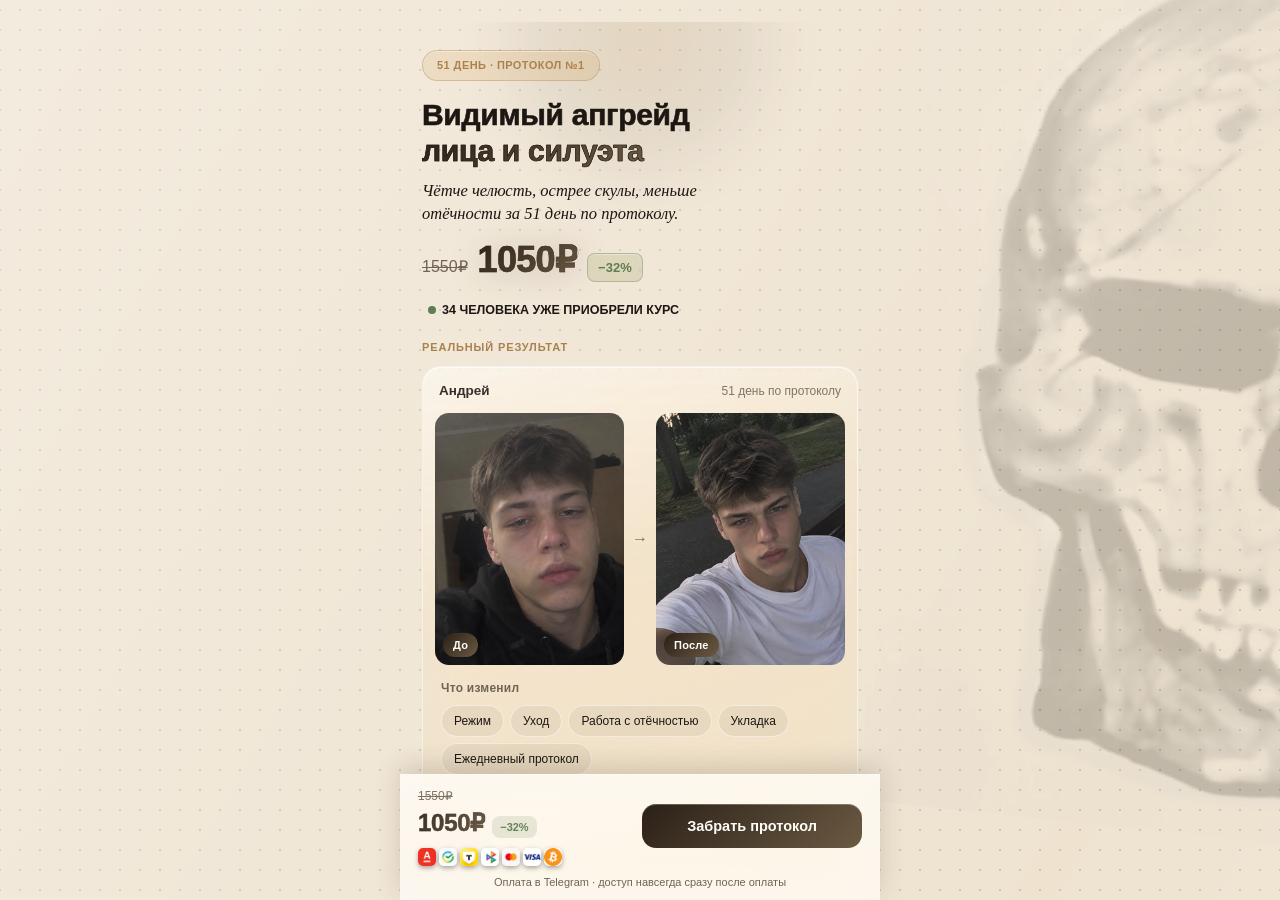
<file: index.html>
<!doctype html>
<html lang="ru" id="html-root">
<head>
<meta charset="utf-8" />
<meta name="viewport" content="width=device-width, initial-scale=1" />
<title>LUXMAX CORE</title>
<!-- ?v= — версия для сброса кэша Telegram WebView. Telegram агрессивно кэширует
     статику Mini App по URL; при каждом деплое новых правок увеличивай это
     число (или дату), иначе пользователи будут видеть старую версию, пока
     сами не почистят кэш Telegram. -->
<link rel="stylesheet" href="style.css?v=19" />
<script src="https://telegram.org/js/telegram-web-app.js"></script>
</head>
<body>
  <div class="bg-skull" aria-hidden="true"></div>
  <div class="bg-sheen" aria-hidden="true"></div>

  <!-- Переключатель языка (2026-09-29) — фиксирован поверх всего, виден с
       любой точки скролла. Один клик — RU⇄EN, без модалки. Логика и словарь
       переводов — script.js (applyLang/TRANSLATIONS). -->
  <button id="lang-toggle" class="lang-toggle" type="button" aria-label="Switch language / Сменить язык">
    <span id="lang-toggle-label">EN</span>
  </button>

  <div class="scroll-root">
  <main class="page">

    <section class="hero">
      <div class="hero-glow"></div>
      <span class="badge" data-i18n="badge">51 ДЕНЬ · ПРОТОКОЛ №1</span>
      <h1><span data-i18n="hero_h1_line1">Видимый апгрейд</span><br /><span class="accent" data-i18n="hero_h1_accent">лица и силуэта</span></h1>
      <p class="subtitle subtitle-promise" data-i18n="subtitle_promise">Чётче челюсть, острее скулы, меньше отёчности за 51 день по протоколу.</p>

      <div class="price-row">
        <span class="price-old">1550₽</span>
        <span class="price-new">1050₽</span>
        <span class="price-badge">−32%</span>
      </div>

      <div class="live-count"><span class="live-dot"></span><span data-i18n="live_count">34 человека уже приобрели курс</span></div>

      <div class="case-block" id="case">
        <p class="kicker" data-i18n="kicker">Реальный результат</p>
        <div class="case-card">
          <div class="case-header">
            <span class="case-name">Андрей</span>
            <span class="case-days" data-i18n="case_days">51 день по протоколу</span>
          </div>
          <div class="case-images">
            <div class="case-img-wrap">
              <img src="case1-before.jpg" alt="До" data-i18n-attr="alt:case_before" loading="lazy" />
              <span class="case-tag" data-i18n="case_before">До</span>
            </div>
            <span class="case-arrow">→</span>
            <div class="case-img-wrap">
              <img src="case1-after.jpg" alt="После" data-i18n-attr="alt:case_after" loading="lazy" />
              <span class="case-tag case-tag-after" data-i18n="case_after">После</span>
            </div>
          </div>
          <div class="case-changes">
            <div class="case-changes-title" data-i18n="case_changes_title">Что изменил</div>
            <div class="case-changes-list">
              <span class="case-chip" data-i18n="case_chip_1">Режим</span>
              <span class="case-chip" data-i18n="case_chip_2">Уход</span>
              <span class="case-chip" data-i18n="case_chip_3">Работа с отёчностью</span>
              <span class="case-chip" data-i18n="case_chip_4">Укладка</span>
              <span class="case-chip" data-i18n="case_chip_5">Ежедневный протокол</span>
            </div>
          </div>
        </div>
      </div>

      <div class="progress-preview">
        <div class="progress-preview__label">
          <span data-i18n="progress_label_left">Твой путь</span>
          <span data-i18n="progress_label_right">День 0 / 51</span>
        </div>
        <div class="progress-track">
          <div class="progress-fill" style="width: 4%"></div>
        </div>
      </div>
    </section>

    <section class="block">
      <h2 class="block-title" data-i18n="audience_title">Кому подходит</h2>
      <div class="callout audience-card">
        <div class="flow-step"><span class="flow-dot"></span><span data-i18n="audience_1">Смотришь в зеркало и видишь потенциал, но советы из интернета противоречат друг другу</span></div>
        <div class="flow-step"><span class="flow-dot"></span><span data-i18n="audience_2">Пробовал упражнения из тиктока, но без системы результат не держится и не виден</span></div>
        <div class="flow-step"><span class="flow-dot"></span><span data-i18n="audience_3">Хочешь чёткую челюсть, скулы и подтянутое лицо без пластики и голодовок</span></div>
        <div class="flow-step"><span class="flow-dot"></span><span data-i18n="audience_4">Готов уделять 5–20 минут в день, если знаешь, что это работает на 51-дневной системе</span></div>
      </div>
    </section>

    <section class="block">
      <details class="program-list">
        <summary>
          <div class="program-summary__text">
            <div class="block-title" data-i18n="program_title">Программа</div>
            <div class="program-summary__meta" data-i18n="program_meta">51 день · 9 систем протокола</div>
          </div>
        </summary>

        <div class="program-items">
          <div class="program-item">
            <div class="program-icon">
              <svg viewBox="0 0 24 24" fill="none"><rect x="4" y="5" width="16" height="15" rx="3" stroke="currentColor" stroke-width="1.6"/><path d="M4 9.5h16" stroke="currentColor" stroke-width="1.6"/><path d="M9 13.5l2 2 4-4.2" stroke="currentColor" stroke-width="1.6" stroke-linecap="round" stroke-linejoin="round"/></svg>
            </div>
            <div class="program-copy">
              <div class="program-title" data-i18n="program_1_title">Ежедневные задания и практики</div>
              <div class="program-text" data-i18n="program_1_text">Понятный план на каждый из 51 дня: что делать сегодня, без импровизации.</div>
            </div>
          </div>

          <div class="program-item">
            <div class="program-icon">
              <svg viewBox="0 0 24 24" fill="none"><path d="M3 12h4l2 6 4-12 2 6h6" stroke="currentColor" stroke-width="1.6" stroke-linecap="round" stroke-linejoin="round"/></svg>
            </div>
            <div class="program-copy">
              <div class="program-title" data-i18n="program_2_title">Система упражнений и физических комплексов</div>
              <div class="program-text" data-i18n="program_2_text">Комплексы для лица, шеи, осанки и тела, собранные в систему, а не разрозненные ролики.</div>
            </div>
          </div>

          <div class="program-item">
            <div class="program-icon">
              <svg viewBox="0 0 24 24" fill="none"><path d="M7 3v6a2 2 0 0 0 2 2v10M7 3v6M9 3v6" stroke="currentColor" stroke-width="1.5" stroke-linecap="round" stroke-linejoin="round"/><path d="M16 3c-1.8 0-3.2 2.1-3.2 4.7 0 2.2 1 3.9 2.4 4.4V21" stroke="currentColor" stroke-width="1.5" stroke-linecap="round" stroke-linejoin="round"/></svg>
            </div>
            <div class="program-copy">
              <div class="program-title" data-i18n="program_3_title">Питание и готовые решения на каждый день</div>
              <div class="program-text" data-i18n="program_3_text">Что есть и когда, без подсчёта калорий и жёстких диет.</div>
            </div>
          </div>

          <div class="program-item">
            <div class="program-icon">
              <svg viewBox="0 0 24 24" fill="none"><path d="M5 19V10M12 19V5M19 19v-7" stroke="currentColor" stroke-width="1.6" stroke-linecap="round"/></svg>
            </div>
            <div class="program-copy">
              <div class="program-title" data-i18n="program_4_title">Трекер привычек, сна, воды и активности</div>
              <div class="program-text" data-i18n="program_4_text">Ежедневные отметки по сну, воде, привычкам и активности в одном месте.</div>
            </div>
          </div>

          <div class="program-item">
            <div class="program-icon">
              <svg viewBox="0 0 24 24" fill="none"><rect x="3" y="7" width="18" height="13" rx="2.5" stroke="currentColor" stroke-width="1.6"/><path d="M8 7l1.5-2.5h5L16 7" stroke="currentColor" stroke-width="1.6" stroke-linecap="round" stroke-linejoin="round"/><circle cx="12" cy="13.5" r="3.4" stroke="currentColor" stroke-width="1.6"/></svg>
            </div>
            <div class="program-copy">
              <div class="program-title" data-i18n="program_5_title">Контроль внешних и физических изменений</div>
              <div class="program-text" data-i18n="program_5_text">Регулярные фото и замеры в одном ракурсе: видишь прогресс, а не гадаешь.</div>
            </div>
          </div>

          <div class="program-item">
            <div class="program-icon">
              <svg viewBox="0 0 24 24" fill="none" stroke="currentColor" stroke-width="1.6" stroke-linejoin="round"><path d="M12 3.2C12 3.2 6.4 10.4 6.4 14.4a5.6 5.6 0 0 0 11.2 0C17.6 10.4 12 3.2 12 3.2Z"/></svg>
            </div>
            <div class="program-copy">
              <div class="program-title" data-i18n="program_6_title">Рекомендации по уходу и восстановлению</div>
              <div class="program-text" data-i18n="program_6_text">Уход за кожей и восстановление: что делать до и после нагрузки.</div>
            </div>
          </div>

          <div class="program-item">
            <div class="program-icon">
              <svg viewBox="0 0 24 24" fill="none"><path d="M4 16l5.5-5.5 3.5 3.5L20 6.5" stroke="currentColor" stroke-width="1.6" stroke-linecap="round" stroke-linejoin="round"/><path d="M14.5 6.5H20v5.5" stroke="currentColor" stroke-width="1.6" stroke-linecap="round" stroke-linejoin="round"/></svg>
            </div>
            <div class="program-copy">
              <div class="program-title" data-i18n="program_7_title">Аналитика и отслеживание динамики</div>
              <div class="program-text" data-i18n="program_7_text">Сводка по неделям: где растёт прогресс, а где стоит скорректировать темп.</div>
            </div>
          </div>

          <div class="program-item">
            <div class="program-icon">
              <svg viewBox="0 0 24 24" fill="none"><path d="M4 5.5C4 4.7 4.7 4 5.5 4H12v16H5.5A1.5 1.5 0 0 1 4 18.5v-13Z" stroke="currentColor" stroke-width="1.6" stroke-linejoin="round"/><path d="M20 5.5c0-.8-.7-1.5-1.5-1.5H12v16h6.5c.8 0 1.5-.7 1.5-1.5v-13Z" stroke="currentColor" stroke-width="1.6" stroke-linejoin="round"/></svg>
            </div>
            <div class="program-copy">
              <div class="program-title" data-i18n="program_8_title">Библиотека материалов и практик</div>
              <div class="program-text" data-i18n="program_8_text">Все техники и материалы протокола в одном месте, доступны в любой день.</div>
            </div>
          </div>

          <div class="program-item">
            <div class="program-icon">
              <svg viewBox="0 0 24 24" fill="none"><path d="M6 3v18" stroke="currentColor" stroke-width="1.6" stroke-linecap="round"/><path d="M6 4.5h10l-2.5 3.5L16 11.5H6" stroke="currentColor" stroke-width="1.6" stroke-linecap="round" stroke-linejoin="round"/></svg>
            </div>
            <div class="program-copy">
              <div class="program-title" data-i18n="program_9_title">Система после завершения протокола</div>
              <div class="program-text" data-i18n="program_9_text">Отдельная программа поддержания результата после 51 дня, а не пустота.</div>
            </div>
          </div>
        </div>
      </details>
    </section>

    <section class="block callout callout-warn">
      <div class="callout-tag">16+</div>
      <p data-i18n="age_notice">От 16 лет. Не заменяет консультацию врача: раздел «Красные флаги» подскажет,
      когда стоит обратиться к специалисту, а не заниматься самолечением.</p>
    </section>

    <section class="block">
      <h2 class="block-title" data-i18n="faq_title">Частые вопросы (FAQ)</h2>
      <div class="faq">
        <details class="faq-item">
          <summary data-i18n="faq_1_q">Это упражнения?</summary>
          <p data-i18n="faq_1_a">В основном да: техники для лица, шеи и осанки без инвентаря, плюс уход за
          кожей и волосами, тренировки тела и питание. Не только «упражнения» в узком
          смысле, это целостная система на 51 день.</p>
        </details>
        <details class="faq-item">
          <summary data-i18n="faq_2_q">Сколько времени занимает в день?</summary>
          <p data-i18n="faq_2_a">От 5 минут для коротких дней до более полного набора практик, сам выбираешь
          темп под своё расписание.</p>
        </details>
        <details class="faq-item">
          <summary data-i18n="faq_3_q">На какой срок доступ?</summary>
          <p data-i18n="faq_3_a">Оплата разовая, доступ остаётся навсегда: платишь один раз.</p>
        </details>
        <details class="faq-item">
          <summary data-i18n="faq_4_q">Что я получу после оплаты?</summary>
          <p data-i18n="faq_4_a">Протокол на 51 день открывается прямо в Telegram: ежедневные задания, система
          упражнений, питание, трекер привычек, контроль изменений, уход и восстановление,
          аналитика динамики, библиотека материалов и отдельная система после завершения
          протокола.</p>
        </details>
        <details class="faq-item">
          <summary data-i18n="faq_5_q">Нужны ли дополнительные продукты?</summary>
          <p data-i18n="faq_5_a">Нет, база ничего не требует докупать. Всё, что нужно докупить опционально,
          отмечено отдельно и никогда не обязательная часть.</p>
        </details>
        <details class="faq-item">
          <summary data-i18n="faq_6_q">Можно ли проходить со смартфона?</summary>
          <p data-i18n="faq_6_a">Да, весь протокол открывается прямо в Telegram, ничего дополнительно
          устанавливать не нужно.</p>
        </details>
        <details class="faq-item">
          <summary data-i18n="faq_7_q">Это безопасно?</summary>
          <p data-i18n="faq_7_a">Техники подобраны как щадящие: без нагрузки на суставы и зубы. Отдельный
          раздел «Красные флаги» подскажет, когда лучше остановиться и обратиться к врачу
          вместо самолечения.</p>
        </details>
        <details class="faq-item">
          <summary data-i18n="faq_8_q">Через сколько будут заметны изменения?</summary>
          <p data-i18n="faq_8_a">По отёчности, осанке и коже обычно быстрее, в течение первых недель. По
          костной структуре лица (скулы, челюсть) эффект накопительный, для этого в
          протокол и входит система контроля изменений: сверяешься с собой по фото и
          замерам каждую неделю, а не «на глаз».</p>
        </details>
      </div>
    </section>

    <div class="spacer"></div>
  </main>
  </div>

  <div class="buy-bar">
    <div class="buy-bar__main">
      <div class="buy-bar__price">
        <span class="buy-bar__old">1550₽</span>
        <div class="buy-bar__price-row">
          <span class="buy-bar__new">1050₽</span>
          <span class="buy-bar__badge">−32%</span>
        </div>
        <div class="buy-bar__methods">
          <img class="pay-icon" src="alfa.png" alt="Альфа-Банк" data-i18n-attr="alt:pay_alfa|title:pay_alfa" title="Альфа-Банк" loading="lazy" />
          <img class="pay-icon" src="sber.png" alt="Сбербанк" data-i18n-attr="alt:pay_sber|title:pay_sber" title="Сбербанк" loading="lazy" />
          <img class="pay-icon" src="tbank.png" alt="Т-Банк" data-i18n-attr="alt:pay_tbank|title:pay_tbank" title="Т-Банк" loading="lazy" />
          <img class="pay-icon" src="sbp.png" alt="СБП" data-i18n-attr="alt:pay_sbp|title:pay_sbp" title="СБП" loading="lazy" />
          <img class="pay-icon" src="mastercard.png" alt="Mastercard" title="Mastercard" loading="lazy" />
          <img class="pay-icon" src="visa.png" alt="Visa" title="Visa" loading="lazy" />
          <img class="pay-icon" src="bitcoin.png" alt="Крипта" data-i18n-attr="alt:pay_crypto|title:pay_crypto" title="Крипта" loading="lazy" />
        </div>
      </div>
      <button id="buy-button" class="buy-button" data-i18n="buy_button">Забрать протокол</button>
    </div>
    <p class="hint" id="hint" data-i18n="hint">Оплата в Telegram · доступ навсегда сразу после оплаты</p>
  </div>

  <script src="script.js?v=17"></script></body>
</html>
</file>
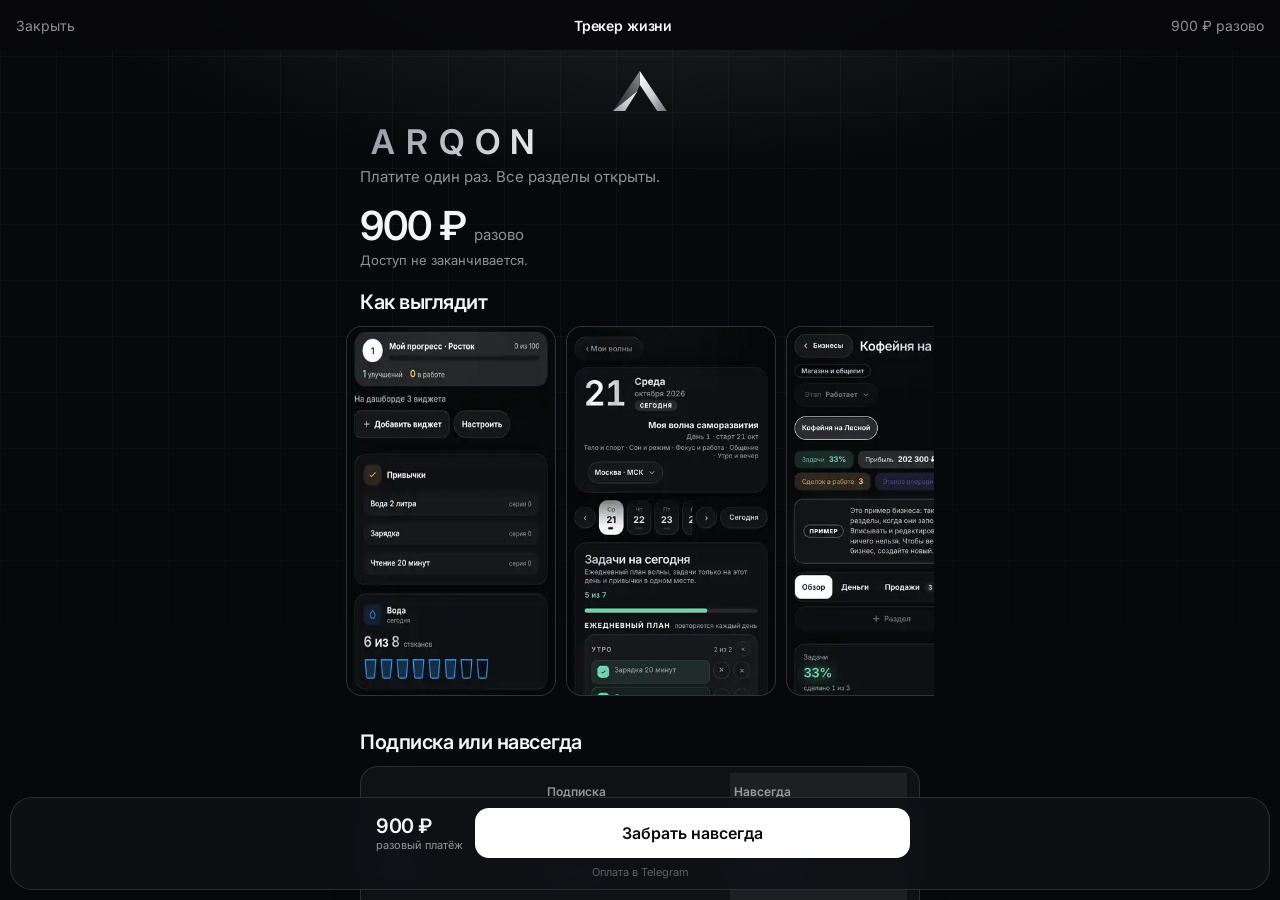
<file: pro.html>
<!doctype html>
<html lang="ru">
<head>
<meta charset="utf-8">
<meta name="viewport" content="width=device-width,initial-scale=1,viewport-fit=cover">
<title>ARQON: навсегда</title>
<link rel="preconnect" href="https://fonts.googleapis.com">
<link rel="stylesheet" href="https://fonts.googleapis.com/css2?family=Inter:wght@400;500;600;700&display=swap">
<script src="https://telegram.org/js/telegram-web-app.js"></script>
<style>:root{--bg:#07080B;--card:#0F1115;--ink:#F4F5F7;--muted:rgba(244,245,247,.58);--dim:rgba(244,245,247,.34);--line:rgba(255,255,255,.12);--soft:rgba(255,255,255,.06);--soft2:rgba(255,255,255,.11);--ok:#6FD6A8;--bad:#FF8A98;--warn:#F2B866;color-scheme:dark}*{box-sizing:border-box;-webkit-tap-highlight-color:transparent}html,body{margin:0;height:100%;background:#07080B}body{color:var(--ink);font-family:'Inter',system-ui,-apple-system,'Segoe UI',Roboto,sans-serif;-webkit-font-smoothing:antialiased;overflow:hidden}body::before{content:"";position:fixed;inset:0;z-index:0;pointer-events:none;background-image:radial-gradient(ellipse 70% 38% at 50% -6%,rgba(255,255,255,.11),transparent 70%),linear-gradient(rgba(255,255,255,.03) 1px,transparent 1px),linear-gradient(90deg,rgba(255,255,255,.03) 1px,transparent 1px);background-size:100% 100%,56px 56px,56px 56px;-webkit-mask-image:linear-gradient(#000 0,#000 35%,transparent 85%);mask-image:linear-gradient(#000 0,#000 35%,transparent 85%)}a{text-decoration:none;color:inherit}button{font-family:inherit}:focus{outline:none}.top{position:fixed;top:0;left:0;right:0;z-index:5;height:50px;display:flex;align-items:center;justify-content:space-between;padding:0 16px;background:rgba(7,8,11,.86);-webkit-backdrop-filter:blur(12px);backdrop-filter:blur(12px);font-size:14px;color:var(--muted)}.top b{color:var(--ink);font-weight:600;letter-spacing:-.01em}.sc{position:fixed;z-index:1;top:50px;bottom:0;left:0;right:0;overflow-y:auto;overflow-x:hidden;-webkit-overflow-scrolling:touch;padding:14px 14px 150px}.sc::-webkit-scrollbar{width:0}.wrap{max-width:560px;margin:0 auto}.g{background:linear-gradient(100deg,#8e939e 0%,#fff 42%,#d3d6dc 100%);-webkit-background-clip:text;background-clip:text;color:transparent}h1{margin:6px 0 6px;font-size:30px;line-height:1.1;font-weight:600;letter-spacing:-.03em}h2{margin:28px 0 12px;font-size:20px;font-weight:600;letter-spacing:-.025em}.sub{margin:0 0 14px;font-size:15px;line-height:1.4;color:var(--muted)}.price{display:flex;align-items:baseline;gap:8px;margin:2px 0}.price b{font-size:40px;font-weight:600;letter-spacing:-.035em}.price span{font-size:15px;color:var(--muted)}.note{font-size:13px;color:var(--muted);margin-bottom:16px}.card{background:var(--card);border:1px solid var(--line);border-radius:18px;box-shadow:0 24px 48px -30px rgba(0,0,0,.9)}.p{padding:14px}.tag{display:inline-block;font-size:10.5px;font-weight:700;letter-spacing:.07em;padding:4px 8px;border-radius:8px;border:1px solid rgba(255,255,255,.5);color:#fff;background:#000}.tag.ok{background:rgba(111,214,168,.16);border-color:transparent;color:var(--ok)}.ico{width:18px;height:18px;stroke:currentColor;fill:none;stroke-width:1.9;stroke-linecap:round;stroke-linejoin:round;flex:none}.sec{display:flex;justify-content:space-between;align-items:center;margin:2px 0 10px}.sec b{font-size:17px;font-weight:600;letter-spacing:-.02em}.sec span{font-size:13px;color:var(--muted)}.sec2{font-size:11px;letter-spacing:.07em;text-transform:uppercase;color:var(--dim);font-weight:600;margin:14px 0 8px}.date{font-size:28px;font-weight:600;letter-spacing:-.03em;line-height:1}.date small{display:block;font-size:13px;color:var(--muted);font-weight:500;letter-spacing:0;margin-top:6px}.bar2{height:5px;border-radius:3px;background:var(--soft2);margin:12px 0 4px;overflow:hidden}.bar2 i{display:block;height:100%;border-radius:3px;background:var(--ok)}.row{display:flex;align-items:center;gap:10px;padding:9px 0;border-top:1px solid var(--line);font-size:14px}.row:first-of-type{border-top:0}.row .t{flex:1;min-width:0}.row .m{color:var(--muted);font-size:13px}.cb{flex:none;width:22px;height:22px;border-radius:11px;border:1.5px solid var(--dim);display:flex;align-items:center;justify-content:center;color:#0A0B0E}.cb.on{background:var(--ok);border-color:var(--ok)}.cb .ico{width:13px;height:13px;stroke-width:3}.row.done .t{color:var(--muted);text-decoration:line-through;text-decoration-color:var(--dim)}.chips{display:flex;gap:8px;flex-wrap:wrap}.chip{padding:8px 13px;border-radius:999px;border:1px solid var(--line);background:var(--card);font-size:13px;font-weight:600}.chip.on{background:#fff;color:#0A0B0E;border-color:#fff}.chip.dim{color:var(--muted);font-weight:500}.tiles{display:grid;grid-template-columns:repeat(3,1fr);gap:8px}.tile{background:var(--soft);border-radius:14px;padding:10px 11px}.tile small{display:block;font-size:11px;color:var(--muted);margin-bottom:4px}.tile b{font-size:17px;font-weight:600;letter-spacing:-.02em}.tabs{display:flex;gap:2px;padding:4px;border-radius:14px;border:1px solid var(--line);background:var(--card);margin-bottom:10px}.tabs span{flex:1;text-align:center;padding:9px 4px;border-radius:10px;font-size:12.5px;font-weight:600;color:var(--muted);white-space:nowrap}.tabs span.on{background:#fff;color:#0A0B0E}.lvl{flex:none;width:34px;height:34px;border-radius:17px;background:#fff;color:#0A0B0E;display:flex;align-items:center;justify-content:center;font-weight:700;font-size:15px}.kv{display:flex;gap:16px;font-size:13px;color:var(--muted);margin-top:8px}.kv b{font-size:15px;font-weight:600;margin-right:4px}.feat{margin-bottom:14px}.feat .h{display:flex;align-items:baseline;justify-content:space-between;margin:0 2px 8px}.feat .h b{font-size:17px;font-weight:600;letter-spacing:-.02em}.feat .h span{font-size:13px;color:var(--muted)}.biz{display:flex;gap:12px;align-items:center}.biz .k{flex:none;width:44px;height:44px;border-radius:14px;background:var(--soft2);display:flex;align-items:center;justify-content:center;font-weight:600;font-size:18px;border:1px solid var(--line)}.biz b{font-size:16px;font-weight:600}.tr{display:flex;gap:8px;align-items:center;margin:12px 0 8px;flex-wrap:wrap}.tr em{font-style:normal;font-weight:600;font-size:14px}.nxt{font-size:13px;color:var(--muted);margin-bottom:8px}.pr{display:flex;align-items:center;gap:10px}.pr .bar2{flex:1;margin:0}.pr span{font-size:12px;color:var(--dim);font-weight:600}.sum{display:grid;grid-template-columns:1fr 1fr 1fr;gap:8px}.cat{display:flex;align-items:center;gap:10px;font-size:13px;margin-top:9px}.cat span{width:74px;color:var(--muted)}.cat .bar2{flex:1;margin:0;background:var(--soft2)}.cat .bar2 i{background:#fff}.cat b{width:62px;text-align:right;font-weight:600;font-size:13px}.msg{display:flex;flex-direction:column;gap:6px}.msg div{display:flex;align-items:center;justify-content:center;gap:8px;padding:12px;border-radius:12px;background:var(--soft2);font-size:14px;font-weight:600}.cap{margin-top:8px;font-size:12.5px;color:var(--muted)}.step{display:flex;gap:12px;align-items:center;margin-bottom:10px;font-size:15px;font-weight:600}.step .n{flex:none;width:28px;height:28px;border-radius:14px;background:var(--soft2);display:flex;align-items:center;justify-content:center;font-size:13px;font-weight:600}table{width:100%;border-collapse:collapse;font-size:13.5px}td,th{padding:11px 4px;border-top:1px solid var(--line);text-align:left}th{border-top:0;font-size:12px;color:var(--muted);font-weight:600}td:first-child{color:var(--muted)}td.y{color:var(--ok);font-weight:600}td.no{color:var(--dim)}th.hl,td.hl{background:var(--soft)}th.hl:first-of-type{border-radius:10px 10px 0 0}details.gd{margin-bottom:10px;overflow:hidden}details.gd>summary{list-style:none;cursor:pointer;display:flex;gap:12px;align-items:center;padding:14px}details.gd>summary::-webkit-details-marker{display:none}details.gd .t{flex:1;min-width:0}details.gd .t b{display:block;font-size:15px;font-weight:600;letter-spacing:-.01em;margin-top:6px}details.gd .t span{display:block;font-size:13px;color:var(--muted);margin-top:2px}details.gd .cv{flex:none;color:var(--muted);transition:transform .2s}details.gd[open] .cv{transform:rotate(180deg)}details.gd .bd{padding:0 14px 14px}details.gd .bd p{margin:0;font-size:13.5px;line-height:1.5;color:var(--muted)}details.gd .bd .row{padding:8px 0;font-size:14px}.warn{margin-top:10px;padding:11px 12px;border-radius:12px;background:rgba(242,184,102,.1);font-size:13px;line-height:1.45;color:var(--ink)}.warn b{color:var(--warn);font-weight:600}details.fq{padding:14px;margin-bottom:8px}details.fq summary{font-weight:600;font-size:14px;cursor:pointer;list-style:none;display:flex;justify-content:space-between;gap:12px;align-items:center}details.fq summary::-webkit-details-marker{display:none}details.fq summary .ico{color:var(--muted);transition:transform .2s}details.fq[open] summary .ico{transform:rotate(180deg)}details.fq p{margin:10px 0 0;font-size:13.5px;line-height:1.5;color:var(--muted)}.btn{display:flex;align-items:center;justify-content:center;gap:8px;padding:14px;border-radius:14px;background:#fff;color:#0A0B0E;font-size:15px;font-weight:600}.btn.s{background:var(--card);color:var(--ink);border:1px solid var(--line)}.btn:active{transform:scale(.98)}.bar{position:fixed;z-index:6;left:10px;right:10px;bottom:10px;padding:10px;border-radius:22px;background:rgba(15,17,21,.92);-webkit-backdrop-filter:blur(14px);backdrop-filter:blur(14px);border:1px solid var(--line)}.bar .in{display:flex;align-items:center;gap:12px;max-width:540px;margin:0 auto}.bar .pp{padding-left:6px;display:flex;flex-direction:column;line-height:1.1}.bar .pp b{font-size:20px;font-weight:600;letter-spacing:-.02em}.bar .pp span{font-size:11px;color:var(--muted);margin-top:2px}.bar .btn{flex:1;padding:15px 12px;font-size:16px}.hint{margin-top:7px;text-align:center;font-size:11px;color:var(--dim)}.intro{padding:16px}.intro h3{margin:0 0 6px;font-size:19px;font-weight:600;letter-spacing:-.025em}.intro p{margin:0 0 12px;font-size:14px;line-height:1.5;color:var(--muted)}.pt{display:flex;gap:12px;padding:10px 0;border-top:1px solid var(--line)}.pt .n{flex:none;width:26px;height:26px;border-radius:13px;background:var(--soft2);display:flex;align-items:center;justify-content:center;font-size:12px;font-weight:600}.pt b{display:block;font-size:14px;font-weight:600;letter-spacing:-.01em}.pt span{display:block;font-size:13px;line-height:1.4;color:var(--muted);margin-top:2px}details.acc{margin-bottom:8px;overflow:hidden}details.acc>summary{list-style:none;cursor:pointer;display:flex;align-items:center;gap:12px;padding:14px}details.acc>summary::-webkit-details-marker{display:none}details.acc .t{flex:1;min-width:0}details.acc .t b{display:block;font-size:15px;font-weight:600;letter-spacing:-.01em}details.acc .t span{display:block;font-size:12.5px;color:var(--muted);margin-top:2px}details.acc .cv{flex:none;color:var(--muted);transition:transform .2s}details.acc[open] .cv{transform:rotate(180deg)}details.acc .bd{padding:0 14px 14px}details.acc .bd p{margin:0 0 10px;font-size:13.5px;line-height:1.5;color:var(--muted)}.shot{display:block;width:100%;height:auto;aspect-ratio:330/575;border-radius:14px;border:1px solid var(--line);background:var(--soft)}.strip{display:flex;gap:10px;overflow-x:auto;scroll-snap-type:x mandatory;margin:0 -14px;padding:0 14px 6px;-webkit-overflow-scrolling:touch}.strip::-webkit-scrollbar{display:none}.strip img{flex:none;width:210px;height:auto;border-radius:16px;border:1px solid var(--line);background:var(--soft);scroll-snap-align:start}.ls{margin:0 0 10px;padding:0;list-style:none}.ls li{position:relative;padding:7px 0 7px 16px;font-size:13.5px;line-height:1.45;color:var(--muted);border-top:1px solid var(--line)}.ls li:first-child{border-top:0}.ls li::before{content:"";position:absolute;left:2px;top:14px;width:5px;height:5px;border-radius:3px;background:var(--ok)}.ls b{color:var(--ink);font-weight:600}details.acc .bd .pt:first-child{border-top:0;padding-top:2px}.gcv{position:relative;overflow:hidden;border-radius:20px;color:#fff;padding:16px;display:flex;flex-direction:column;justify-content:flex-end;margin-bottom:12px}
.gcv .tag{position:absolute;top:14px;left:16px;font-size:11px;font-weight:700;letter-spacing:.08em;opacity:.85}
.gcv .num{position:absolute;top:2px;right:14px;font-size:84px;font-weight:900;opacity:.16;line-height:1}
.gcv .t{font-size:21px;font-weight:800;line-height:1.15;position:relative}
.gcv .d{font-size:13px;opacity:.85;margin-top:5px;position:relative;line-height:1.35}
.gcv svg{position:absolute;right:-6px;bottom:0;height:100%;width:auto;z-index:0}
.gcv .t,.gcv .d,.gcv .tag{z-index:1}
.gcv>img{position:absolute;right:0;bottom:0;height:100%;width:auto;filter:invert(1);mix-blend-mode:screen;opacity:.92;z-index:0}
.gcv>img.sil{filter:none;mix-blend-mode:normal;opacity:.9;right:8px}
.gcv .ph.m{width:46%;background:linear-gradient(135deg,#efe9f8,#cfc3ea);-webkit-mask-image:linear-gradient(90deg,transparent,#000 28%);mask-image:linear-gradient(90deg,transparent,#000 28%)}
.gcv:has(.ph.m) .t,.gcv:has(.ph.m) .d{max-width:52%}
.gcv>img.sil{-webkit-mask-image:linear-gradient(#000 78%,transparent);mask-image:linear-gradient(#000 78%,transparent)}
.gcv .ph{position:absolute;right:0;top:0;bottom:0;width:52%;background:linear-gradient(135deg,#f6ede3,#e9c7bf);-webkit-mask-image:linear-gradient(90deg,transparent,#000 38%);mask-image:linear-gradient(90deg,transparent,#000 38%);z-index:0}
.gcv .ph img{position:absolute;right:0;bottom:0;height:100%;width:auto;mix-blend-mode:multiply}
.gcv .t{max-width:62%}.gcv .d{max-width:60%}
.gcv::after{content:"";position:absolute;inset:0;background:linear-gradient(90deg,rgba(0,0,0,.28),transparent 65%);z-index:0}
.hint2{font-size:12px;color:var(--muted);text-align:center;margin:-4px 0 12px}
.gk{margin-bottom:14px}.gk .gx{position:absolute;opacity:0;pointer-events:none}
.gk label{display:block;position:relative;cursor:pointer;-webkit-tap-highlight-color:transparent}
.gk label .gcv{margin:0;transition:border-radius .5s cubic-bezier(.2,.7,.2,1)}
.gk .chev{position:absolute;right:14px;top:14px;z-index:2;width:30px;height:30px;border-radius:15px;background:rgba(0,0,0,.35);color:#fff;display:flex;align-items:center;justify-content:center;transition:transform .5s cubic-bezier(.2,.7,.2,1)}
.gk .gx:checked~label .chev{transform:rotate(180deg)}
.gk .gx:checked~label .gcv{border-bottom-left-radius:6px;border-bottom-right-radius:6px}
.gk .gb{display:grid;grid-template-rows:0fr;transition:grid-template-rows .6s cubic-bezier(.2,.7,.2,1)}
.gk .gx:checked~.gb{grid-template-rows:1fr}
.gk .gi{overflow:hidden;min-height:0;border-radius:0 0 20px 20px}
.gk .mo{margin-top:4px;padding:16px;color:#fff;border-radius:6px 6px 20px 20px;opacity:0;transform:translateY(-8px);transition:opacity .5s ease .08s,transform .6s cubic-bezier(.2,.7,.2,1)}
.gk .gx:checked~.gb .mo{opacity:1;transform:none}
.gk .mo h4{margin:16px 0 6px;font-size:11px;letter-spacing:.09em;color:rgba(255,255,255,.65);font-weight:800}
.gk .mo h4:first-child{margin-top:0}
.gk .mo p{margin:0 0 6px;font-size:13px;line-height:1.5;color:rgba(255,255,255,.92)}
.gk .mo .r{display:flex;gap:9px;font-size:14px;line-height:1.4;margin-bottom:7px;color:rgba(255,255,255,.92)}
.gk .mo .r .ico{flex:none;width:18px;height:18px;margin-top:1px;color:#fff;opacity:.85}
.gk .mo .mod{padding:9px 0;border-top:1px solid rgba(255,255,255,.16);font-size:13px;line-height:1.4}
.gk .mo .mod b{display:block;font-size:13px}.gk .mo .mod span{color:rgba(255,255,255,.75);font-size:12px}
.gk .mo .src{margin-top:12px;padding-top:10px;border-top:1px solid rgba(255,255,255,.16);font-size:12px;line-height:1.4;color:rgba(255,255,255,.65)}
.gk .gcv{height:auto!important;min-height:170px;padding-top:46px}.qm{display:block;width:58px;margin:0 auto 10px}.qm svg{display:block}.qw{display:block;letter-spacing:.32em;padding-left:.32em;font-size:34px;font-weight:600}
</style>
</head>
<body>
<div class="top"><a href="#" onclick="tg.close();return false">Закрыть</a><b>Трекер жизни</b><!--TOP--><span>900 ₽ разово</span><!--/TOP--></div>
<div class="sc"><div class="wrap">
<h1 class="g"><span class="qm"><svg viewBox="60 40 640 470" width="58" height="43" aria-hidden="true"><defs><linearGradient id="qa" x1="0" y1="0" x2="1" y2="1"><stop offset="0" stop-color="#fff"/><stop offset=".55" stop-color="#c9ccd1"/><stop offset="1" stop-color="#6b6f77"/></linearGradient><linearGradient id="qb" x1="1" y1="0" x2="0" y2="1"><stop offset="0" stop-color="#8a8e96"/><stop offset=".5" stop-color="#4a4d54"/><stop offset="1" stop-color="#2a2c31"/></linearGradient><linearGradient id="qc" x1="1" y1="0" x2="0" y2="1"><stop offset="0" stop-color="#fff"/><stop offset="1" stop-color="#9a9ea6"/></linearGradient></defs><polygon points="378,50 675,490 570,490 378,200" fill="url(#qa)"/><polygon points="378,50 378,200 352,268 80,490" fill="url(#qb)"/><polygon points="355,268 215,490 80,490" fill="url(#qc)"/></svg></span><span class="qw">ARQON</span></h1>
<!--HERO--><p class="sub">Платите один раз. Все разделы открыты.</p><div class="price"><b>900 ₽</b><span>разово</span></div><div class="note">Доступ не заканчивается.</div><!--/HERO-->
<h2 style="margin-top:22px">Как выглядит</h2><div class="strip"><img data-s="cab" width="330" height="503" alt="Кабинет"><img data-s="wave" width="330" height="575" alt="Моя волна"><img data-s="biz" width="330" height="580" alt="Бизнес"><img data-s="eco" width="330" height="584" alt="Экономика"></div>
<!--GUIDES--><!--/GUIDES-->
<h2>Подписка или навсегда</h2>
<!--TABLE--><div class="card" style="padding:6px 12px"><table><tr><th></th><th>Подписка</th><th class="hl">Навсегда</th></tr><tr><td>Цена</td><td>500 ₽ в месяц</td><td class="hl">900 ₽ разово</td></tr><tr><td>Доступ</td><td>30 дней</td><td class="y hl">навсегда</td></tr><tr><td>Все разделы</td><td class="y">есть</td><td class="y hl">есть</td></tr></table></div><!--/TABLE-->
<!--CTA--><a class="btn s" href="start.html" style="margin-top:12px">Подписка 500 ₽ в месяц</a><!--/CTA-->
<h2>Вопросы</h2>
<!--FAQ--><details class="card fq"><summary>Что после оплаты?<svg class="ico" viewBox="0 0 24 24"><path d="M6 9l6 6 6-6"/></svg></summary><p>Кнопка доступа придёт в чат с ботом.</p></details><!--/FAQ-->
<div style="height:8px"></div>
</div></div>
<div class="bar"><div class="in"><!--PP--><div class="pp"><b>900 ₽</b><span>разовый платёж</span></div><!--/PP--><a class="btn" href="#" onclick="buy();return false"><!--BTN-->Забрать навсегда<!--/BTN--></a></div><div class="hint">Оплата в Telegram</div></div>
<script src="shots.js"></script>
<script>
var tg=(window.Telegram&&Telegram.WebApp)||{close:function(){history.back()},ready:function(){},expand:function(){}};
tg.ready();tg.expand&&tg.expand();
try{if(tg.setBackgroundColor)tg.setBackgroundColor('#07080B');if(tg.setHeaderColor)tg.setHeaderColor('#07080B');if(tg.disableVerticalSwipes)tg.disableVerticalSwipes()}catch(e){}
var S=window.SHOTS||{};[].forEach.call(document.querySelectorAll('img[data-s]'),function(i){var d=S[i.getAttribute('data-s')];if(d)i.src=d});
var BOT="ARQONx_bot",TARIFF="<!--TARIFF-->pro<!--/TARIFF-->";
function buy(){if(window.arqPay){arqPay(TARIFF);return}var u="https://t.me/"+BOT+"?start=buy_"+TARIFF;
if(tg.openTelegramLink){tg.openTelegramLink(u);tg.close()}else{location.href=u}}
</script>
<script src="pay.js?v=1"></script>
</body>
</html>
</file>
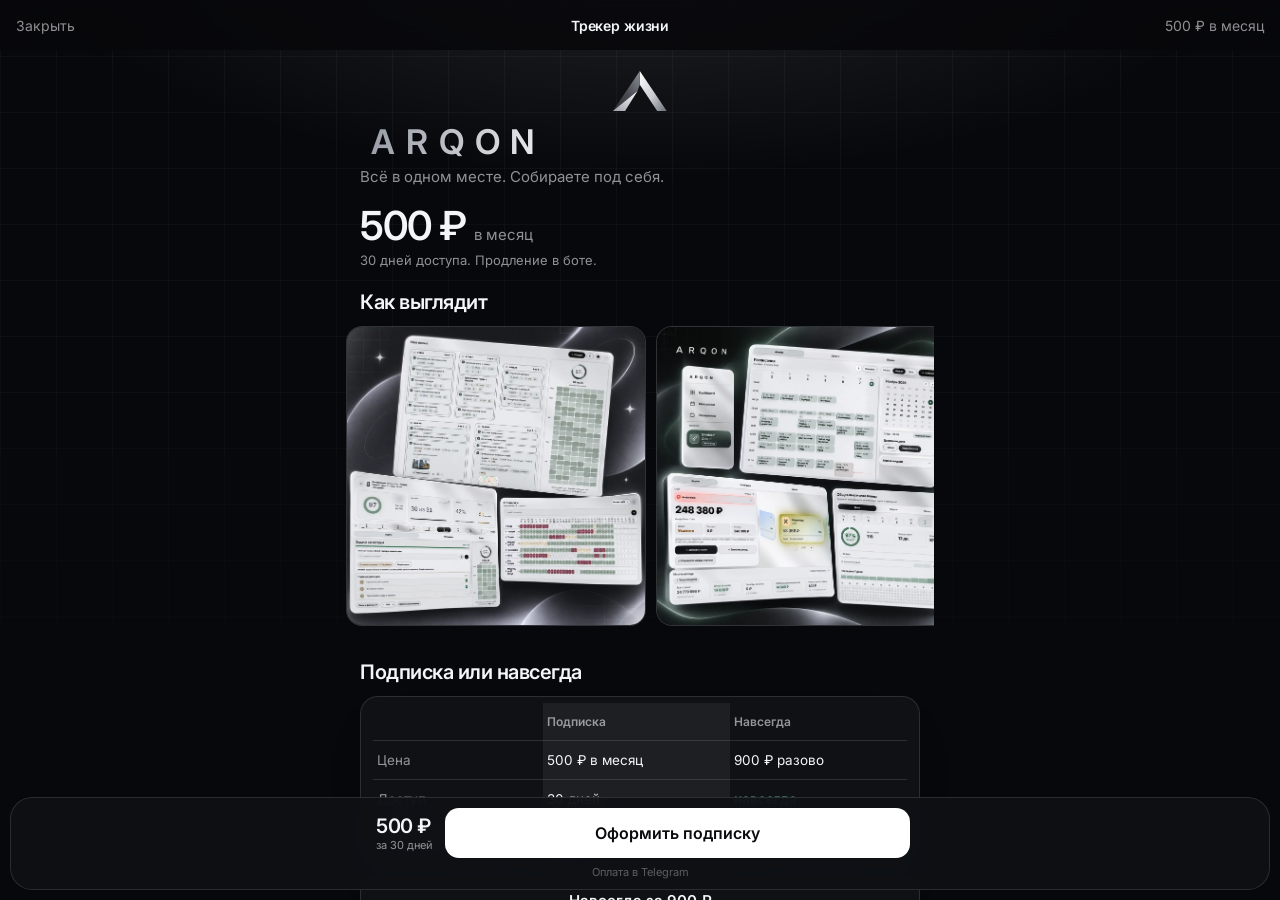
<file: start.html>
<!doctype html>
<html lang="ru">
<head>
<meta charset="utf-8">
<meta name="viewport" content="width=device-width,initial-scale=1,viewport-fit=cover">
<title>ARQON: подписка</title>
<link rel="preconnect" href="https://fonts.googleapis.com">
<link rel="stylesheet" href="https://fonts.googleapis.com/css2?family=Inter:wght@400;500;600;700&display=swap">
<script src="https://telegram.org/js/telegram-web-app.js"></script>
<style>:root{--bg:#07080B;--card:#0F1115;--ink:#F4F5F7;--muted:rgba(244,245,247,.58);--dim:rgba(244,245,247,.34);--line:rgba(255,255,255,.12);--soft:rgba(255,255,255,.06);--soft2:rgba(255,255,255,.11);--ok:#6FD6A8;--bad:#FF8A98;--warn:#F2B866;color-scheme:dark}*{box-sizing:border-box;-webkit-tap-highlight-color:transparent}html,body{margin:0;height:100%;background:#07080B}body{color:var(--ink);font-family:'Inter',system-ui,-apple-system,'Segoe UI',Roboto,sans-serif;-webkit-font-smoothing:antialiased;overflow:hidden}body::before{content:"";position:fixed;inset:0;z-index:0;pointer-events:none;background-image:radial-gradient(ellipse 70% 38% at 50% -6%,rgba(255,255,255,.11),transparent 70%),linear-gradient(rgba(255,255,255,.03) 1px,transparent 1px),linear-gradient(90deg,rgba(255,255,255,.03) 1px,transparent 1px);background-size:100% 100%,56px 56px,56px 56px;-webkit-mask-image:linear-gradient(#000 0,#000 35%,transparent 85%);mask-image:linear-gradient(#000 0,#000 35%,transparent 85%)}a{text-decoration:none;color:inherit}button{font-family:inherit}:focus{outline:none}.top{position:fixed;top:0;left:0;right:0;z-index:5;height:50px;display:flex;align-items:center;justify-content:space-between;padding:0 16px;background:rgba(7,8,11,.86);-webkit-backdrop-filter:blur(12px);backdrop-filter:blur(12px);font-size:14px;color:var(--muted)}.top b{color:var(--ink);font-weight:600;letter-spacing:-.01em}.sc{position:fixed;z-index:1;top:50px;bottom:0;left:0;right:0;overflow-y:auto;overflow-x:hidden;-webkit-overflow-scrolling:touch;padding:14px 14px 150px}.sc::-webkit-scrollbar{width:0}.wrap{max-width:560px;margin:0 auto}.g{background:linear-gradient(100deg,#8e939e 0%,#fff 42%,#d3d6dc 100%);-webkit-background-clip:text;background-clip:text;color:transparent}h1{margin:6px 0 6px;font-size:30px;line-height:1.1;font-weight:600;letter-spacing:-.03em}h2{margin:28px 0 12px;font-size:20px;font-weight:600;letter-spacing:-.025em}.sub{margin:0 0 14px;font-size:15px;line-height:1.4;color:var(--muted)}.price{display:flex;align-items:baseline;gap:8px;margin:2px 0}.price b{font-size:40px;font-weight:600;letter-spacing:-.035em}.price span{font-size:15px;color:var(--muted)}.note{font-size:13px;color:var(--muted);margin-bottom:16px}.card{background:var(--card);border:1px solid var(--line);border-radius:18px;box-shadow:0 24px 48px -30px rgba(0,0,0,.9)}.p{padding:14px}.tag{display:inline-block;font-size:10.5px;font-weight:700;letter-spacing:.07em;padding:4px 8px;border-radius:8px;border:1px solid rgba(255,255,255,.5);color:#fff;background:#000}.tag.ok{background:rgba(111,214,168,.16);border-color:transparent;color:var(--ok)}.ico{width:18px;height:18px;stroke:currentColor;fill:none;stroke-width:1.9;stroke-linecap:round;stroke-linejoin:round;flex:none}.sec{display:flex;justify-content:space-between;align-items:center;margin:2px 0 10px}.sec b{font-size:17px;font-weight:600;letter-spacing:-.02em}.sec span{font-size:13px;color:var(--muted)}.sec2{font-size:11px;letter-spacing:.07em;text-transform:uppercase;color:var(--dim);font-weight:600;margin:14px 0 8px}.date{font-size:28px;font-weight:600;letter-spacing:-.03em;line-height:1}.date small{display:block;font-size:13px;color:var(--muted);font-weight:500;letter-spacing:0;margin-top:6px}.bar2{height:5px;border-radius:3px;background:var(--soft2);margin:12px 0 4px;overflow:hidden}.bar2 i{display:block;height:100%;border-radius:3px;background:var(--ok)}.row{display:flex;align-items:center;gap:10px;padding:9px 0;border-top:1px solid var(--line);font-size:14px}.row:first-of-type{border-top:0}.row .t{flex:1;min-width:0}.row .m{color:var(--muted);font-size:13px}.cb{flex:none;width:22px;height:22px;border-radius:11px;border:1.5px solid var(--dim);display:flex;align-items:center;justify-content:center;color:#0A0B0E}.cb.on{background:var(--ok);border-color:var(--ok)}.cb .ico{width:13px;height:13px;stroke-width:3}.row.done .t{color:var(--muted);text-decoration:line-through;text-decoration-color:var(--dim)}.chips{display:flex;gap:8px;flex-wrap:wrap}.chip{padding:8px 13px;border-radius:999px;border:1px solid var(--line);background:var(--card);font-size:13px;font-weight:600}.chip.on{background:#fff;color:#0A0B0E;border-color:#fff}.chip.dim{color:var(--muted);font-weight:500}.tiles{display:grid;grid-template-columns:repeat(3,1fr);gap:8px}.tile{background:var(--soft);border-radius:14px;padding:10px 11px}.tile small{display:block;font-size:11px;color:var(--muted);margin-bottom:4px}.tile b{font-size:17px;font-weight:600;letter-spacing:-.02em}.tabs{display:flex;gap:2px;padding:4px;border-radius:14px;border:1px solid var(--line);background:var(--card);margin-bottom:10px}.tabs span{flex:1;text-align:center;padding:9px 4px;border-radius:10px;font-size:12.5px;font-weight:600;color:var(--muted);white-space:nowrap}.tabs span.on{background:#fff;color:#0A0B0E}.lvl{flex:none;width:34px;height:34px;border-radius:17px;background:#fff;color:#0A0B0E;display:flex;align-items:center;justify-content:center;font-weight:700;font-size:15px}.kv{display:flex;gap:16px;font-size:13px;color:var(--muted);margin-top:8px}.kv b{font-size:15px;font-weight:600;margin-right:4px}.feat{margin-bottom:14px}.feat .h{display:flex;align-items:baseline;justify-content:space-between;margin:0 2px 8px}.feat .h b{font-size:17px;font-weight:600;letter-spacing:-.02em}.feat .h span{font-size:13px;color:var(--muted)}.biz{display:flex;gap:12px;align-items:center}.biz .k{flex:none;width:44px;height:44px;border-radius:14px;background:var(--soft2);display:flex;align-items:center;justify-content:center;font-weight:600;font-size:18px;border:1px solid var(--line)}.biz b{font-size:16px;font-weight:600}.tr{display:flex;gap:8px;align-items:center;margin:12px 0 8px;flex-wrap:wrap}.tr em{font-style:normal;font-weight:600;font-size:14px}.nxt{font-size:13px;color:var(--muted);margin-bottom:8px}.pr{display:flex;align-items:center;gap:10px}.pr .bar2{flex:1;margin:0}.pr span{font-size:12px;color:var(--dim);font-weight:600}.sum{display:grid;grid-template-columns:1fr 1fr 1fr;gap:8px}.cat{display:flex;align-items:center;gap:10px;font-size:13px;margin-top:9px}.cat span{width:74px;color:var(--muted)}.cat .bar2{flex:1;margin:0;background:var(--soft2)}.cat .bar2 i{background:#fff}.cat b{width:62px;text-align:right;font-weight:600;font-size:13px}.msg{display:flex;flex-direction:column;gap:6px}.msg div{display:flex;align-items:center;justify-content:center;gap:8px;padding:12px;border-radius:12px;background:var(--soft2);font-size:14px;font-weight:600}.cap{margin-top:8px;font-size:12.5px;color:var(--muted)}.step{display:flex;gap:12px;align-items:center;margin-bottom:10px;font-size:15px;font-weight:600}.step .n{flex:none;width:28px;height:28px;border-radius:14px;background:var(--soft2);display:flex;align-items:center;justify-content:center;font-size:13px;font-weight:600}table{width:100%;border-collapse:collapse;font-size:13.5px}td,th{padding:11px 4px;border-top:1px solid var(--line);text-align:left}th{border-top:0;font-size:12px;color:var(--muted);font-weight:600}td:first-child{color:var(--muted)}td.y{color:var(--ok);font-weight:600}td.no{color:var(--dim)}th.hl,td.hl{background:var(--soft)}th.hl:first-of-type{border-radius:10px 10px 0 0}details.gd{margin-bottom:10px;overflow:hidden}details.gd>summary{list-style:none;cursor:pointer;display:flex;gap:12px;align-items:center;padding:14px}details.gd>summary::-webkit-details-marker{display:none}details.gd .t{flex:1;min-width:0}details.gd .t b{display:block;font-size:15px;font-weight:600;letter-spacing:-.01em;margin-top:6px}details.gd .t span{display:block;font-size:13px;color:var(--muted);margin-top:2px}details.gd .cv{flex:none;color:var(--muted);transition:transform .2s}details.gd[open] .cv{transform:rotate(180deg)}details.gd .bd{padding:0 14px 14px}details.gd .bd p{margin:0;font-size:13.5px;line-height:1.5;color:var(--muted)}details.gd .bd .row{padding:8px 0;font-size:14px}.warn{margin-top:10px;padding:11px 12px;border-radius:12px;background:rgba(242,184,102,.1);font-size:13px;line-height:1.45;color:var(--ink)}.warn b{color:var(--warn);font-weight:600}details.fq{padding:14px;margin-bottom:8px}details.fq summary{font-weight:600;font-size:14px;cursor:pointer;list-style:none;display:flex;justify-content:space-between;gap:12px;align-items:center}details.fq summary::-webkit-details-marker{display:none}details.fq summary .ico{color:var(--muted);transition:transform .2s}details.fq[open] summary .ico{transform:rotate(180deg)}details.fq p{margin:10px 0 0;font-size:13.5px;line-height:1.5;color:var(--muted)}.btn{display:flex;align-items:center;justify-content:center;gap:8px;padding:14px;border-radius:14px;background:#fff;color:#0A0B0E;font-size:15px;font-weight:600}.btn.s{background:var(--card);color:var(--ink);border:1px solid var(--line)}.btn:active{transform:scale(.98)}.bar{position:fixed;z-index:6;left:10px;right:10px;bottom:10px;padding:10px;border-radius:22px;background:rgba(15,17,21,.92);-webkit-backdrop-filter:blur(14px);backdrop-filter:blur(14px);border:1px solid var(--line)}.bar .in{display:flex;align-items:center;gap:12px;max-width:540px;margin:0 auto}.bar .pp{padding-left:6px;display:flex;flex-direction:column;line-height:1.1}.bar .pp b{font-size:20px;font-weight:600;letter-spacing:-.02em}.bar .pp span{font-size:11px;color:var(--muted);margin-top:2px}.bar .btn{flex:1;padding:15px 12px;font-size:16px}.hint{margin-top:7px;text-align:center;font-size:11px;color:var(--dim)}.intro{padding:16px}.intro h3{margin:0 0 6px;font-size:19px;font-weight:600;letter-spacing:-.025em}.intro p{margin:0 0 12px;font-size:14px;line-height:1.5;color:var(--muted)}.pt{display:flex;gap:12px;padding:10px 0;border-top:1px solid var(--line)}.pt .n{flex:none;width:26px;height:26px;border-radius:13px;background:var(--soft2);display:flex;align-items:center;justify-content:center;font-size:12px;font-weight:600}.pt b{display:block;font-size:14px;font-weight:600;letter-spacing:-.01em}.pt span{display:block;font-size:13px;line-height:1.4;color:var(--muted);margin-top:2px}details.acc{margin-bottom:8px;overflow:hidden}details.acc>summary{list-style:none;cursor:pointer;display:flex;align-items:center;gap:12px;padding:14px}details.acc>summary::-webkit-details-marker{display:none}details.acc .t{flex:1;min-width:0}details.acc .t b{display:block;font-size:15px;font-weight:600;letter-spacing:-.01em}details.acc .t span{display:block;font-size:12.5px;color:var(--muted);margin-top:2px}details.acc .cv{flex:none;color:var(--muted);transition:transform .2s}details.acc[open] .cv{transform:rotate(180deg)}details.acc .bd{padding:0 14px 14px}details.acc .bd p{margin:0 0 10px;font-size:13.5px;line-height:1.5;color:var(--muted)}.shot{display:block;width:100%;height:auto;aspect-ratio:330/575;border-radius:14px;border:1px solid var(--line);background:var(--soft)}.strip{display:flex;gap:10px;overflow-x:auto;scroll-snap-type:x mandatory;margin:0 -14px;padding:0 14px 6px;-webkit-overflow-scrolling:touch}.strip::-webkit-scrollbar{display:none}.strip img{flex:none;width:210px;height:auto;border-radius:16px;border:1px solid var(--line);background:var(--soft);scroll-snap-align:start}.ls{margin:0 0 10px;padding:0;list-style:none}.ls li{position:relative;padding:7px 0 7px 16px;font-size:13.5px;line-height:1.45;color:var(--muted);border-top:1px solid var(--line)}.ls li:first-child{border-top:0}.ls li::before{content:"";position:absolute;left:2px;top:14px;width:5px;height:5px;border-radius:3px;background:var(--ok)}.ls b{color:var(--ink);font-weight:600}details.acc .bd .pt:first-child{border-top:0;padding-top:2px}.qm{display:block;width:58px;margin:0 auto 10px}.qm svg{display:block}.qw{display:block;letter-spacing:.32em;padding-left:.32em;font-size:34px;font-weight:600}
</style>
<style>.strip.ns img{width:300px;max-width:82vw;height:auto;cursor:zoom-in;flex:none}.zmo{position:fixed;inset:0;z-index:9999;background:rgba(0,0,0,.92);display:none;align-items:center;justify-content:center;padding:12px;cursor:zoom-out;overflow:auto}.zmo.on{display:flex}.zmo img{max-width:100%;max-height:100%;border-radius:12px;object-fit:contain}</style></head>
<body>
<div class="top"><a href="#" onclick="tg.close();return false">Закрыть</a><b>Трекер жизни</b><!--TOP--><span>500 ₽ в месяц</span><!--/TOP--></div>
<div class="sc"><div class="wrap">
<h1 class="g"><span class="qm"><svg viewBox="60 40 640 470" width="58" height="43" aria-hidden="true"><defs><linearGradient id="qa" x1="0" y1="0" x2="1" y2="1"><stop offset="0" stop-color="#fff"/><stop offset=".55" stop-color="#c9ccd1"/><stop offset="1" stop-color="#6b6f77"/></linearGradient><linearGradient id="qb" x1="1" y1="0" x2="0" y2="1"><stop offset="0" stop-color="#8a8e96"/><stop offset=".5" stop-color="#4a4d54"/><stop offset="1" stop-color="#2a2c31"/></linearGradient><linearGradient id="qc" x1="1" y1="0" x2="0" y2="1"><stop offset="0" stop-color="#fff"/><stop offset="1" stop-color="#9a9ea6"/></linearGradient></defs><polygon points="378,50 675,490 570,490 378,200" fill="url(#qa)"/><polygon points="378,50 378,200 352,268 80,490" fill="url(#qb)"/><polygon points="355,268 215,490 80,490" fill="url(#qc)"/></svg></span><span class="qw">ARQON</span></h1>
<!--HERO--><p class="sub">Всё в одном месте. Собираете под себя.</p><div class="price"><b>500 ₽</b><span>в месяц</span></div><div class="note">30 дней доступа. Продление в боте.</div><!--/HERO-->
<h2 style="margin-top:22px">Как выглядит</h2><div class="strip ns"><img class="zm" src="arqon1.webp" alt="Моя волна и привычки" width="300" height="300" loading="lazy"><img class="zm" src="arqon2.webp" alt="Дашборд, расписание, счёт, аналитика" width="300" height="300" loading="lazy"><img class="zm" src="arqon3.webp" alt="Расписание, тренировки, питание" width="300" height="300" loading="lazy"></div>
<!--GUIDES--><!--/GUIDES-->
<h2>Подписка или навсегда</h2>
<!--TABLE--><div class="card" style="padding:6px 12px"><table><tr><th></th><th class="hl">Подписка</th><th>Навсегда</th></tr><tr><td>Цена</td><td class="hl">500 ₽ в месяц</td><td>900 ₽ разово</td></tr><tr><td>Доступ</td><td class="hl">30 дней</td><td class="y">навсегда</td></tr><tr><td>Все разделы</td><td class="y hl">есть</td><td class="y">есть</td></tr></table></div><!--/TABLE-->
<!--CTA--><a class="btn s" href="pro.html" style="margin-top:12px">Навсегда за 900 ₽</a><!--/CTA-->
<h2>Вопросы</h2>
<!--FAQ--><details class="card fq"><summary>Что после оплаты?<svg class="ico" viewBox="0 0 24 24"><path d="M6 9l6 6 6-6"/></svg></summary><p>Кнопка доступа придёт в чат с ботом.</p></details><details class="card fq"><summary>Что через 30 дней?<svg class="ico" viewBox="0 0 24 24"><path d="M6 9l6 6 6-6"/></svg></summary><p>Доступ закроется до новой оплаты. Продлить можно в боте.</p></details><!--/FAQ-->
<div style="height:8px"></div>
</div></div>
<div class="bar"><div class="in"><!--PP--><div class="pp"><b>500 ₽</b><span>за 30 дней</span></div><!--/PP--><a class="btn" href="#" onclick="buy();return false"><!--BTN-->Оформить подписку<!--/BTN--></a></div><div class="hint">Оплата в Telegram</div></div>
<script src="shots.js"></script>
<script>
var tg=(window.Telegram&&Telegram.WebApp)||{close:function(){history.back()},ready:function(){},expand:function(){}};
tg.ready();tg.expand&&tg.expand();
try{if(tg.setBackgroundColor)tg.setBackgroundColor('#07080B');if(tg.setHeaderColor)tg.setHeaderColor('#07080B');if(tg.disableVerticalSwipes)tg.disableVerticalSwipes()}catch(e){}
var S=window.SHOTS||{};[].forEach.call(document.querySelectorAll('img[data-s]'),function(i){var d=S[i.getAttribute('data-s')];if(d)i.src=d});
var BOT="ARQONx_bot",TARIFF="<!--TARIFF-->start<!--/TARIFF-->";
function buy(){if(window.arqPay){arqPay(TARIFF);return}var u="https://t.me/"+BOT+"?start=buy_"+TARIFF;
if(tg.openTelegramLink){tg.openTelegramLink(u);tg.close()}else{location.href=u}}
</script>
<script>(function(){var o=document.createElement("div");o.className="zmo";o.innerHTML="<img alt=\"\">";document.body.appendChild(o);var im=o.firstChild;document.addEventListener("click",function(e){var x=e.target;if(x&&x.classList&&x.classList.contains("zm")){im.src=x.src;im.alt=x.alt;o.classList.add("on")}else if(o.classList.contains("on")){o.classList.remove("on")}});document.addEventListener("keydown",function(e){if(e.key==="Escape")o.classList.remove("on")})})();</script><script src="pay.js?v=1"></script>
</body>
</html>
</file>
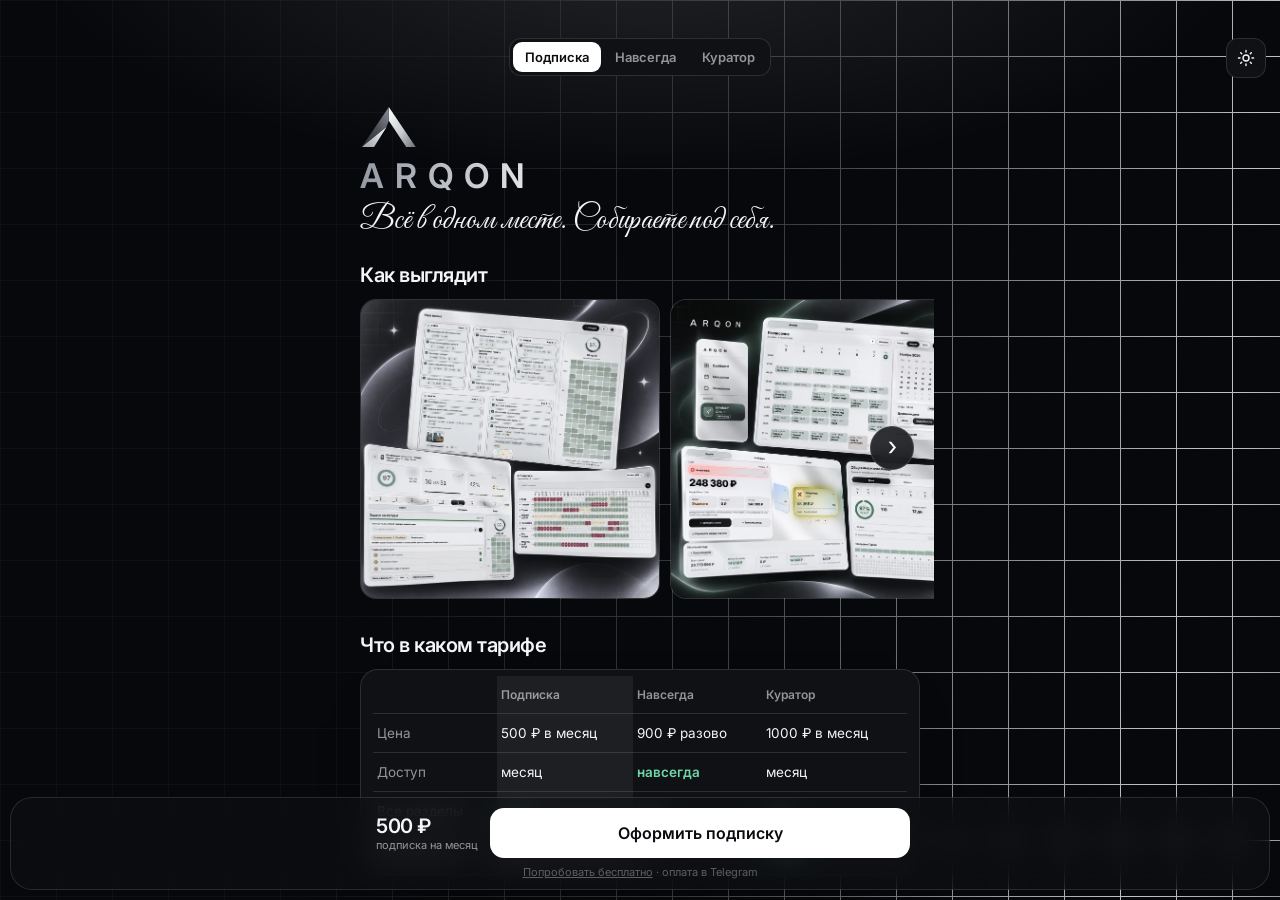
<file: tarify.html>
<!doctype html>
<html lang="ru">
<head>
<meta charset="utf-8">
<meta name="viewport" content="width=device-width,initial-scale=1,viewport-fit=cover">
<title>ARQON: тарифы</title>
<link rel="preconnect" href="https://fonts.googleapis.com">
<link rel="stylesheet" href="https://fonts.googleapis.com/css2?family=Great+Vibes&family=Inter:wght@400;500;600;700&display=swap">
<script src="https://telegram.org/js/telegram-web-app.js"></script>
<style>:root{--bg:#07080B;--card:#0F1115;--ink:#F4F5F7;--muted:rgba(244,245,247,.58);--dim:rgba(244,245,247,.34);--line:rgba(255,255,255,.12);--soft:rgba(255,255,255,.06);--soft2:rgba(255,255,255,.11);--ok:#6FD6A8;--bad:#FF8A98;--warn:#F2B866;color-scheme:dark}*{box-sizing:border-box;-webkit-tap-highlight-color:transparent}html,body{margin:0;height:100%;background:#07080B}body{color:var(--ink);font-family:'Inter',system-ui,-apple-system,'Segoe UI',Roboto,sans-serif;-webkit-font-smoothing:antialiased;overflow:hidden}@keyframes sweep{0%{background-position:0 0}100%{background-position:240vw 0}}@keyframes pulse{0%,100%{opacity:.5}50%{opacity:.9}}body::after{content:"";position:fixed;inset:0;z-index:0;pointer-events:none;background-image:linear-gradient(100deg,rgba(255,255,255,0) 0,rgba(255,255,255,0) 14%,rgba(255,255,255,.2) 26%,rgba(255,255,255,.75) 40%,rgba(255,255,255,.2) 54%,rgba(255,255,255,0) 66%,rgba(255,255,255,0) 100%);background-size:240vw 100%;background-repeat:repeat-x;-webkit-mask-image:linear-gradient(#000 1px,transparent 1px),linear-gradient(90deg,#000 1px,transparent 1px);-webkit-mask-size:56px 56px;mask-image:linear-gradient(#000 1px,transparent 1px),linear-gradient(90deg,#000 1px,transparent 1px);mask-size:56px 56px;animation:sweep 9s linear infinite,pulse 4.5s ease-in-out infinite}@media (prefers-reduced-motion:reduce){body::after{animation:none}}body::before{content:"";position:fixed;inset:0;z-index:0;pointer-events:none;background-image:radial-gradient(ellipse 70% 38% at 50% -6%,rgba(255,255,255,.11),transparent 70%),linear-gradient(rgba(255,255,255,.03) 1px,transparent 1px),linear-gradient(90deg,rgba(255,255,255,.03) 1px,transparent 1px);background-size:100% 100%,56px 56px,56px 56px}a{text-decoration:none;color:inherit}button{font-family:inherit}:focus{outline:none}.top{position:fixed;top:0;left:0;right:0;z-index:5;height:86px;display:flex;align-items:flex-end;justify-content:center;padding:0 16px 10px;background:transparent;font-size:14px;color:var(--muted)}.top b{color:var(--ink);font-weight:600;letter-spacing:-.01em}.sc{position:fixed;z-index:1;top:0;bottom:0;left:0;right:0;overflow-y:auto;overflow-x:hidden;-webkit-overflow-scrolling:touch;padding:100px 14px 150px;-webkit-mask-image:linear-gradient(to bottom,transparent 0,transparent 52px,rgba(0,0,0,.35) 76px,#000 112px);mask-image:linear-gradient(to bottom,transparent 0,transparent 52px,rgba(0,0,0,.35) 76px,#000 112px)}.sc::-webkit-scrollbar{width:0}.wrap{max-width:560px;margin:0 auto}.g{background:linear-gradient(100deg,#8e939e 0%,#fff 42%,#d3d6dc 100%);-webkit-background-clip:text;background-clip:text;color:transparent}h1{margin:6px 0 8px;font-size:42px;line-height:1.1;font-weight:600;letter-spacing:-.03em}h2{margin:28px 0 12px;font-size:20px;font-weight:600;letter-spacing:-.025em}.sub{margin:0 0 14px;font-size:15px;line-height:1.4;color:var(--muted)}
.sub.fnt{font-family:"Great Vibes","Marck Script",cursive;font-size:32px;line-height:1.2;color:var(--ink);font-weight:400;letter-spacing:.01em}.price{display:flex;align-items:baseline;gap:8px;margin:2px 0}.price b{font-size:40px;font-weight:600;letter-spacing:-.035em}.price span{font-size:15px;color:var(--muted)}.note{font-size:13px;color:var(--muted);margin-bottom:16px}.card{background:var(--card);border:1px solid var(--line);border-radius:18px;box-shadow:0 24px 48px -30px rgba(0,0,0,.9)}.p{padding:14px}.tag{display:inline-block;font-size:10.5px;font-weight:700;letter-spacing:.07em;padding:4px 8px;border-radius:8px;border:1px solid rgba(255,255,255,.5);color:#fff;background:#000}.tag.ok{background:rgba(111,214,168,.16);border-color:transparent;color:var(--ok)}.ico{width:18px;height:18px;stroke:currentColor;fill:none;stroke-width:1.9;stroke-linecap:round;stroke-linejoin:round;flex:none}.sec{display:flex;justify-content:space-between;align-items:center;margin:2px 0 10px}.sec b{font-size:17px;font-weight:600;letter-spacing:-.02em}.sec span{font-size:13px;color:var(--muted)}.sec2{font-size:11px;letter-spacing:.07em;text-transform:uppercase;color:var(--dim);font-weight:600;margin:14px 0 8px}.date{font-size:28px;font-weight:600;letter-spacing:-.03em;line-height:1}.date small{display:block;font-size:13px;color:var(--muted);font-weight:500;letter-spacing:0;margin-top:6px}.bar2{height:5px;border-radius:3px;background:var(--soft2);margin:12px 0 4px;overflow:hidden}.bar2 i{display:block;height:100%;border-radius:3px;background:var(--ok)}.row{display:flex;align-items:center;gap:10px;padding:9px 0;border-top:1px solid var(--line);font-size:14px}.row:first-of-type{border-top:0}.row .t{flex:1;min-width:0}.row .m{color:var(--muted);font-size:13px}.cb{flex:none;width:22px;height:22px;border-radius:11px;border:1.5px solid var(--dim);display:flex;align-items:center;justify-content:center;color:#0A0B0E}.cb.on{background:var(--ok);border-color:var(--ok)}.cb .ico{width:13px;height:13px;stroke-width:3}.row.done .t{color:var(--muted);text-decoration:line-through;text-decoration-color:var(--dim)}.chips{display:flex;gap:8px;flex-wrap:wrap}.chip{padding:8px 13px;border-radius:999px;border:1px solid var(--line);background:var(--card);font-size:13px;font-weight:600}.chip.on{background:#fff;color:#0A0B0E;border-color:#fff}.chip.dim{color:var(--muted);font-weight:500}.tiles{display:grid;grid-template-columns:repeat(3,1fr);gap:8px}.tile{background:var(--soft);border-radius:14px;padding:10px 11px}.tile small{display:block;font-size:11px;color:var(--muted);margin-bottom:4px}.tile b{font-size:17px;font-weight:600;letter-spacing:-.02em}.tabs{display:flex;gap:2px;padding:4px;border-radius:14px;border:1px solid var(--line);background:var(--card);margin-bottom:10px}.tabs span{flex:1;text-align:center;padding:9px 4px;border-radius:10px;font-size:12.5px;font-weight:600;color:var(--muted);white-space:nowrap}.tabs span.on{background:#fff;color:#0A0B0E}.lvl{flex:none;width:34px;height:34px;border-radius:17px;background:#fff;color:#0A0B0E;display:flex;align-items:center;justify-content:center;font-weight:700;font-size:15px}.kv{display:flex;gap:16px;font-size:13px;color:var(--muted);margin-top:8px}.kv b{font-size:15px;font-weight:600;margin-right:4px}.feat{margin-bottom:14px}.feat .h{display:flex;align-items:baseline;justify-content:space-between;margin:0 2px 8px}.feat .h b{font-size:17px;font-weight:600;letter-spacing:-.02em}.feat .h span{font-size:13px;color:var(--muted)}.biz{display:flex;gap:12px;align-items:center}.biz .k{flex:none;width:44px;height:44px;border-radius:14px;background:var(--soft2);display:flex;align-items:center;justify-content:center;font-weight:600;font-size:18px;border:1px solid var(--line)}.biz b{font-size:16px;font-weight:600}.tr{display:flex;gap:8px;align-items:center;margin:12px 0 8px;flex-wrap:wrap}.tr em{font-style:normal;font-weight:600;font-size:14px}.nxt{font-size:13px;color:var(--muted);margin-bottom:8px}.pr{display:flex;align-items:center;gap:10px}.pr .bar2{flex:1;margin:0}.pr span{font-size:12px;color:var(--dim);font-weight:600}.sum{display:grid;grid-template-columns:1fr 1fr 1fr;gap:8px}.cat{display:flex;align-items:center;gap:10px;font-size:13px;margin-top:9px}.cat span{width:74px;color:var(--muted)}.cat .bar2{flex:1;margin:0;background:var(--soft2)}.cat .bar2 i{background:#fff}.cat b{width:62px;text-align:right;font-weight:600;font-size:13px}.msg{display:flex;flex-direction:column;gap:6px}.msg div{display:flex;align-items:center;justify-content:center;gap:8px;padding:12px;border-radius:12px;background:var(--soft2);font-size:14px;font-weight:600}.cap{margin-top:8px;font-size:12.5px;color:var(--muted)}.step{display:flex;gap:12px;align-items:center;margin-bottom:10px;font-size:15px;font-weight:600}.step .n{flex:none;width:28px;height:28px;border-radius:14px;background:var(--soft2);display:flex;align-items:center;justify-content:center;font-size:13px;font-weight:600}table{width:100%;border-collapse:collapse;font-size:13.5px}td,th{padding:11px 4px;border-top:1px solid var(--line);text-align:left}th{border-top:0;font-size:12px;color:var(--muted);font-weight:600}td:first-child{color:var(--muted)}td.y{color:var(--ok);font-weight:600}td.no{color:var(--dim)}th.hl,td.hl{background:var(--soft)}th.hl:first-of-type{border-radius:10px 10px 0 0}details.gd{margin-bottom:10px;overflow:hidden}details.gd>summary{list-style:none;cursor:pointer;display:flex;gap:12px;align-items:center;padding:14px}details.gd>summary::-webkit-details-marker{display:none}details.gd .t{flex:1;min-width:0}details.gd .t b{display:block;font-size:15px;font-weight:600;letter-spacing:-.01em;margin-top:6px}details.gd .t span{display:block;font-size:13px;color:var(--muted);margin-top:2px}details.gd .cv{flex:none;color:var(--muted);transition:transform .2s}details.gd[open] .cv{transform:rotate(180deg)}details.gd .bd{padding:0 14px 14px}details.gd .bd p{margin:0;font-size:13.5px;line-height:1.5;color:var(--muted)}details.gd .bd .row{padding:8px 0;font-size:14px}.warn{margin-top:10px;padding:11px 12px;border-radius:12px;background:rgba(242,184,102,.1);font-size:13px;line-height:1.45;color:var(--ink)}.warn b{color:var(--warn);font-weight:600}details.fq{padding:14px;margin-bottom:8px}details.fq summary{font-weight:600;font-size:14px;cursor:pointer;list-style:none;display:flex;justify-content:space-between;gap:12px;align-items:center}details.fq summary::-webkit-details-marker{display:none}details.fq summary .ico{color:var(--muted);transition:transform .2s}details.fq[open] summary .ico{transform:rotate(180deg)}details.fq p{margin:10px 0 0;font-size:13.5px;line-height:1.5;color:var(--muted)}.btn{display:flex;align-items:center;justify-content:center;gap:8px;padding:14px;border-radius:14px;background:#fff;color:#0A0B0E;font-size:15px;font-weight:600}.btn.s{background:var(--card);color:var(--ink);border:1px solid var(--line)}.btn:active{transform:scale(.98)}.bar{position:fixed;z-index:6;left:10px;right:10px;bottom:10px;padding:10px;border-radius:22px;background:rgba(15,17,21,.55);-webkit-backdrop-filter:blur(14px);backdrop-filter:blur(14px);border:1px solid var(--line)}.bar .in{display:flex;align-items:center;gap:12px;max-width:540px;margin:0 auto}.bar .pp{padding-left:6px;display:flex;flex-direction:column;line-height:1.1}.bar .pp b{font-size:20px;font-weight:600;letter-spacing:-.02em}.bar .pp span{font-size:11px;color:var(--muted);margin-top:2px}.bar .btn{flex:1;padding:15px 12px;font-size:16px}.hint{margin-top:7px;text-align:center;font-size:11px;color:var(--dim)}.intro{padding:16px}.intro h3{margin:0 0 6px;font-size:19px;font-weight:600;letter-spacing:-.025em}.intro p{margin:0 0 12px;font-size:14px;line-height:1.5;color:var(--muted)}.pt{display:flex;gap:12px;padding:10px 0;border-top:1px solid var(--line)}.pt .n{flex:none;width:26px;height:26px;border-radius:13px;background:var(--soft2);display:flex;align-items:center;justify-content:center;font-size:12px;font-weight:600}.pt b{display:block;font-size:14px;font-weight:600;letter-spacing:-.01em}.pt span{display:block;font-size:13px;line-height:1.4;color:var(--muted);margin-top:2px}details.acc{margin-bottom:8px;overflow:hidden}details.acc>summary{list-style:none;cursor:pointer;display:flex;align-items:center;gap:12px;padding:14px}details.acc>summary::-webkit-details-marker{display:none}details.acc .t{flex:1;min-width:0}details.acc .t b{display:block;font-size:15px;font-weight:600;letter-spacing:-.01em}details.acc .t span{display:block;font-size:12.5px;color:var(--muted);margin-top:2px}details.acc .cv{flex:none;color:var(--muted);transition:transform .2s}details.acc[open] .cv{transform:rotate(180deg)}details.acc .bd{padding:0 14px 14px}details.acc .bd p{margin:0 0 10px;font-size:13.5px;line-height:1.5;color:var(--muted)}.shot{display:block;width:100%;height:auto;aspect-ratio:330/575;border-radius:14px;border:1px solid var(--line);background:var(--soft)}.strip{scroll-padding-left:14px;display:flex;gap:10px;overflow-x:auto;scroll-snap-type:x mandatory;margin:0 -14px;padding:0 14px 6px;-webkit-overflow-scrolling:touch}.strip::-webkit-scrollbar{display:none}.strip img{flex:none;width:210px;height:auto;border-radius:16px;border:1px solid var(--line);background:var(--soft);scroll-snap-align:start}.ls{margin:0 0 10px;padding:0;list-style:none}.ls li{position:relative;padding:7px 0 7px 16px;font-size:13.5px;line-height:1.45;color:var(--muted);border-top:1px solid var(--line)}.ls li:first-child{border-top:0}.ls li::before{content:"";position:absolute;left:2px;top:14px;width:5px;height:5px;border-radius:3px;background:var(--ok)}.ls b{color:var(--ink);font-weight:600}details.acc .bd .pt:first-child{border-top:0;padding-top:2px}.gcv{position:relative;overflow:hidden;border-radius:20px;color:#fff;padding:16px;display:flex;flex-direction:column;justify-content:flex-end;margin-bottom:12px}
.gcv .tag{position:absolute;top:14px;left:16px;font-size:11px;font-weight:700;letter-spacing:.08em;opacity:.85}
.gcv .num{position:absolute;top:2px;right:14px;font-size:84px;font-weight:900;opacity:.16;line-height:1}
.gcv .t{font-size:21px;font-weight:800;line-height:1.15;position:relative}
.gcv .d{font-size:13px;opacity:.85;margin-top:5px;position:relative;line-height:1.35}
.gcv svg{position:absolute;right:-6px;bottom:0;height:100%;width:auto;z-index:0}
.gcv .t,.gcv .d,.gcv .tag{z-index:1}
.gcv>img{position:absolute;right:0;bottom:0;height:100%;width:auto;filter:invert(1);mix-blend-mode:screen;opacity:.92;z-index:0}
.gcv>img.sil{filter:none;mix-blend-mode:normal;opacity:.9;right:8px}
.gcv .ph.m{width:46%;background:linear-gradient(135deg,#efe9f8,#cfc3ea);-webkit-mask-image:linear-gradient(90deg,transparent,#000 28%);mask-image:linear-gradient(90deg,transparent,#000 28%)}
.gcv:has(.ph.m) .t,.gcv:has(.ph.m) .d{max-width:52%}
.gcv>img.sil{-webkit-mask-image:linear-gradient(#000 78%,transparent);mask-image:linear-gradient(#000 78%,transparent)}
.gcv .ph{position:absolute;right:0;top:0;bottom:0;width:52%;background:linear-gradient(135deg,#f6ede3,#e9c7bf);-webkit-mask-image:linear-gradient(90deg,transparent,#000 38%);mask-image:linear-gradient(90deg,transparent,#000 38%);z-index:0}
.gcv .ph img{position:absolute;right:0;bottom:0;height:100%;width:auto;mix-blend-mode:multiply}
.gcv .t{max-width:62%}.gcv .d{max-width:60%}#guides>h2{text-align:center}
.gcv::after{content:"";position:absolute;inset:0;background:linear-gradient(90deg,rgba(0,0,0,.28),transparent 65%);z-index:0}
.hint2{font-size:12px;color:var(--muted);text-align:center;margin:-4px 0 12px}
.gk{margin-bottom:14px}.gk .gx{position:absolute;opacity:0;pointer-events:none}
.gk label{display:block;position:relative;cursor:pointer;-webkit-tap-highlight-color:transparent}
.gk label .gcv{margin:0;transition:border-radius .5s cubic-bezier(.2,.7,.2,1)}
.gk .chev{position:absolute;right:14px;top:14px;z-index:2;width:30px;height:30px;border-radius:15px;background:rgba(0,0,0,.35);color:#fff;display:flex;align-items:center;justify-content:center;transition:transform .5s cubic-bezier(.2,.7,.2,1)}
.gk .gx:checked~label .chev{transform:rotate(180deg)}
.gk .gx:checked~label .gcv{border-bottom-left-radius:6px;border-bottom-right-radius:6px}
.gk .gb{display:grid;grid-template-rows:0fr;transition:grid-template-rows .6s cubic-bezier(.2,.7,.2,1)}
.gk .gx:checked~.gb{grid-template-rows:1fr}
.gk .gi{overflow:hidden;min-height:0;border-radius:0 0 20px 20px}
.gk .mo{margin-top:4px;padding:16px;color:#fff;border-radius:6px 6px 20px 20px;opacity:0;transform:translateY(-8px);transition:opacity .5s ease .08s,transform .6s cubic-bezier(.2,.7,.2,1)}
.gk .gx:checked~.gb .mo{opacity:1;transform:none}
.gk .mo h4{margin:16px 0 6px;font-size:11px;letter-spacing:.09em;color:rgba(255,255,255,.65);font-weight:800}
.gk .mo h4:first-child{margin-top:0}
.gk .mo p{margin:0 0 6px;font-size:13px;line-height:1.5;color:rgba(255,255,255,.92)}
.gk .mo .r{display:flex;gap:9px;font-size:14px;line-height:1.4;margin-bottom:7px;color:rgba(255,255,255,.92)}
.gk .mo .r .ico{flex:none;width:18px;height:18px;margin-top:1px;color:#fff;opacity:.85}
.gk .mo .mod{padding:9px 0;border-top:1px solid rgba(255,255,255,.16);font-size:13px;line-height:1.4}
.gk .mo .mod b{display:block;font-size:13px}.gk .mo .mod span{color:rgba(255,255,255,.75);font-size:12px}
.gk .mo .src{margin-top:12px;padding-top:10px;border-top:1px solid rgba(255,255,255,.16);font-size:12px;line-height:1.4;color:rgba(255,255,255,.65)}
.gk .gcv{height:auto!important;min-height:170px;padding-top:46px}.tg{display:flex;gap:2px;padding:3px;border-radius:12px;border:1px solid var(--line);background:var(--card)}.tg button{border:0;background:transparent;color:var(--muted);font-size:13px;font-weight:600;padding:7px 12px;border-radius:9px;cursor:pointer}.tg{position:relative}.tg button{position:relative;z-index:1;transition:color .35s}.tg button.on{color:#0A0B0E}.tg .pill{position:absolute;top:3px;bottom:3px;left:0;width:0;border-radius:9px;background:#fff;pointer-events:none}.tg .pill.rdy{transition:transform .5s cubic-bezier(.3,.9,.25,1),width .5s cubic-bezier(.3,.9,.25,1)}.stw{position:relative}.stb{display:none;position:absolute;top:50%;margin-top:-26px;width:44px;height:44px;border-radius:50%;border:1px solid var(--line);background:rgba(15,17,21,.85);color:#fff;font-size:26px;line-height:1;padding:0 0 3px;cursor:pointer;z-index:3;-webkit-backdrop-filter:blur(8px);backdrop-filter:blur(8px);transition:opacity .25s}.stb.l{left:6px}.stb.r{right:6px}.stb.off{opacity:0;pointer-events:none}@media(hover:hover) and (pointer:fine){.stb{display:flex;align-items:center;justify-content:center}.strip{cursor:grab;-webkit-user-select:none;user-select:none}.strip.dr{cursor:grabbing;scroll-snap-type:none}}@keyframes fin{from{opacity:0;transform:translateY(10px)}to{opacity:1;transform:none}}.fin{animation:fin .45s cubic-bezier(.2,.7,.2,1) both}.top{gap:8px}.qm{display:block;width:58px;margin:0 0 8px}.qm svg{display:block}.qw{display:block;letter-spacing:.32em;font-size:34px;font-weight:600;text-align:left}
.plans{display:flex;gap:8px;width:100%}.plans button{flex:1;position:relative;display:flex;flex-direction:column;align-items:flex-start;gap:2px;padding:9px 12px;border-radius:12px;border:1px solid var(--line);background:var(--card);color:var(--ink);cursor:pointer;font:inherit;text-align:left}.plans button b{font-size:12px;font-weight:600;color:var(--muted)}.plans button span{font-size:17px;font-weight:600;letter-spacing:-.03em;white-space:nowrap}.plans button i{display:none}.plans button.on{border-color:#fff;background:rgba(255,255,255,.1)}.plans button.on b{color:#fff}#ppw:has(.plans){flex:1}
</style>
<style>.strip.ns img{width:300px;max-width:82vw;height:auto;cursor:zoom-in;flex:none}.zmo{position:fixed;inset:0;z-index:9999;background:rgba(0,0,0,.92);display:none;align-items:center;justify-content:center;padding:12px;cursor:zoom-out;overflow:auto}.zmo.on{display:flex}.zmo img{max-width:100%;max-height:100%;border-radius:12px;object-fit:contain}
.cn{display:flex;gap:12px;align-items:flex-start;padding:14px;margin:0 0 6px}.cn .cni{flex:none;width:36px;height:36px;border-radius:12px;background:var(--soft2);display:flex;align-items:center;justify-content:center}.cn b{display:block;font-size:14px;font-weight:600;letter-spacing:-.01em}.cn span{display:block;font-size:13px;line-height:1.45;color:var(--muted);margin-top:3px}
.thm{position:fixed;right:14px;top:38px;z-index:7;width:40px;height:40px;border-radius:12px;border:1px solid var(--line);background:var(--card);color:var(--ink);display:flex;align-items:center;justify-content:center;cursor:pointer;padding:0}.thm:active{transform:scale(.94)}
body,.card,.bar,.tg,.thm,.chip,.btn{transition:background-color .3s ease,color .3s ease,border-color .3s ease}
html[data-th=light]{--bg:#F3F4F7;--card:#FFFFFF;--ink:#0A0B0E;--muted:rgba(10,11,14,.62);--dim:rgba(10,11,14,.4);--line:rgba(10,11,14,.12);--soft:rgba(10,11,14,.05);--soft2:rgba(10,11,14,.09);--ok:#1E9B69;--bad:#D6405A;--warn:#B9770E;color-scheme:light}
html[data-th=light],html[data-th=light] body{background:#F3F4F7}
html[data-th=light] body::before{background-image:radial-gradient(ellipse 70% 38% at 50% -6%,rgba(0,0,0,.06),transparent 70%),linear-gradient(rgba(0,0,0,.04) 1px,transparent 1px),linear-gradient(90deg,rgba(0,0,0,.04) 1px,transparent 1px)}
html[data-th=light] body::after{background-image:linear-gradient(100deg,rgba(0,0,0,0) 0,rgba(0,0,0,0) 14%,rgba(0,0,0,.1) 26%,rgba(0,0,0,.36) 40%,rgba(0,0,0,.1) 54%,rgba(0,0,0,0) 66%,rgba(0,0,0,0) 100%)}
html[data-th=light] .g{background-image:linear-gradient(100deg,#5a5e67 0%,#0A0B0E 42%,#3a3d44 100%)}
html[data-th=light] .card{box-shadow:0 18px 36px -28px rgba(10,11,14,.28)}
html[data-th=light] .btn{background:#0A0B0E;color:#fff}html[data-th=light] .btn.s{background:var(--card);color:var(--ink)}
html[data-th=light] .tg .pill,html[data-th=light] .tabs span.on,html[data-th=light] .chip.on,html[data-th=light] .lvl{background:#0A0B0E;color:#fff}
html[data-th=light] .tg button.on{color:#fff}
html[data-th=light] .plans button.on{border-color:#0A0B0E;background:rgba(10,11,14,.06)}html[data-th=light] .plans button.on b{color:#0A0B0E}
html[data-th=light] .bar{background:rgba(255,255,255,.72)}
html[data-th=light] .stb{background:rgba(255,255,255,.9);color:#0A0B0E}
html[data-th=light] .cat .bar2 i{background:#0A0B0E}
html[data-th=light] .warn{background:rgba(185,119,14,.1)}
details.acc.cl .cv{transform:none}details.fq.cl summary .ico{transform:none}details.acc[open] .bd,details.fq[open]>p{animation:fin .38s cubic-bezier(.2,.7,.2,1) both}
</style><script>try{if(localStorage.getItem("arqon:th")==="light")document.documentElement.setAttribute("data-th","light")}catch(e){}</script></head>
<body>
<div class="top"><!--TOP--><div class="tg" id="tg"><button type="button" data-t="start" class="on">Подписка</button><button type="button" data-t="pro">Навсегда</button><button type="button" data-t="curator">Куратор</button></div><!--/TOP--><button type="button" class="thm" id="thm" aria-label="Светлая тема"></button></div>
<div class="sc"><div class="wrap">
<h1 class="g"><span class="qm"><svg viewBox="60 40 640 470" width="58" height="43" aria-hidden="true"><defs><linearGradient id="qa" x1="0" y1="0" x2="1" y2="1"><stop offset="0" stop-color="#fff"/><stop offset=".55" stop-color="#c9ccd1"/><stop offset="1" stop-color="#6b6f77"/></linearGradient><linearGradient id="qb" x1="1" y1="0" x2="0" y2="1"><stop offset="0" stop-color="#8a8e96"/><stop offset=".5" stop-color="#4a4d54"/><stop offset="1" stop-color="#2a2c31"/></linearGradient><linearGradient id="qc" x1="1" y1="0" x2="0" y2="1"><stop offset="0" stop-color="#fff"/><stop offset="1" stop-color="#9a9ea6"/></linearGradient></defs><polygon points="378,50 675,490 570,490 378,200" fill="url(#qa)"/><polygon points="378,50 378,200 352,268 80,490" fill="url(#qb)"/><polygon points="355,268 215,490 80,490" fill="url(#qc)"/></svg></span><span class="qw">ARQON</span></h1>
<div id="hero"><p class="sub">Платите один раз. Доступ не заканчивается.</p><div class="note">Доступ не заканчивается.</div></div>
<h2 style="margin-top:22px">Как выглядит</h2><div class="strip ns"><img class="zm" src="arqon1.webp" alt="Моя волна и привычки" width="300" height="300" loading="lazy"><img class="zm" src="arqon2.webp" alt="Дашборд, расписание, счёт, аналитика" width="300" height="300" loading="lazy"><img class="zm" src="arqon3.webp" alt="Расписание, тренировки, питание" width="300" height="300" loading="lazy"></div>
<h2>Что в каком тарифе</h2>
<div id="tbl"><div class="card" style="padding:6px 12px"><table><tr><th></th><th class="hl">Подписка</th><th class="">Навсегда</th><th class="">Куратор</th></tr><tr><td>Цена</td><td class="hl">500 ₽ в месяц</td><td class="">900 ₽ разово</td><td class="">1000 ₽ в месяц</td></tr><tr><td>Доступ</td><td class="hl">месяц</td><td class="y">навсегда</td><td class="">месяц</td></tr><tr><td>Все разделы</td><td class="y hl">есть</td><td class="y">есть</td><td class="y">есть</td></tr><tr><td>ИИ-куратор</td><td class="no hl">нет</td><td class="no">нет</td><td class="y">скоро</td></tr></table></div></div>

<h2>Вопросы</h2>
<div id="faq"><details class="card fq"><summary>Что после оплаты?<svg class="ico" viewBox="0 0 24 24"><path d="M6 9l6 6 6-6"/></svg></summary><p>Кнопка доступа придёт в чат с ботом.</p></details><details class="card fq"><summary>Что через месяц?<svg class="ico" viewBox="0 0 24 24"><path d="M6 9l6 6 6-6"/></svg></summary><p>Доступ закроется до новой оплаты. Продлить можно в боте.</p></details></div>
<div style="height:8px"></div>
</div></div>
<div class="bar"><div class="in"><div id="ppw"><div class="pp"><b>500 ₽</b><span>подписка на месяц</span></div></div><a class="btn" href="#" onclick="buy();return false"><span id="btn">Оформить подписку</span></a></div><div class="hint"><a href="#" onclick="trial();return false" style="color:inherit;text-decoration:underline">Попробовать бесплатно</a> · оплата в Telegram</div></div>
<script src="shots2.js"></script>
<script>
var tg=(window.Telegram&&Telegram.WebApp)||{close:function(){history.back()},ready:function(){},expand:function(){}};
tg.ready();tg.expand&&tg.expand();
try{if(tg.setBackgroundColor)tg.setBackgroundColor('#07080B');if(tg.setHeaderColor)tg.setHeaderColor('#07080B');if(tg.disableVerticalSwipes)tg.disableVerticalSwipes()}catch(e){}

(function(){var st=document.createElement('style');st.textContent='.mkw{position:relative;width:100%;aspect-ratio:1/1;overflow:hidden;border-radius:16px;border:1px solid var(--line);background:#0B0D11}.strip .mkw{flex:none;width:340px;scroll-snap-align:start}.mkw[data-m=cab] img,.mkw[data-m=cab2] img{position:absolute;left:0;top:0;width:100%;height:auto;display:block}.mkw[data-m=cab2] img{top:-68.9%}';document.head.appendChild(st);function CAB(){return '<img src="cab9.svg" alt="Кабинет">'}function MORE(){var lk='<svg viewBox="0 0 24 24" width="26" height="26" fill="none" stroke="#fff" stroke-width="1.7" stroke-linecap="round" stroke-linejoin="round"><rect x="5" y="11" width="14" height="9" rx="2.5"/><path d="M8 11V8a4 4 0 018 0v3"/></svg>';return '<div style="position:absolute;inset:0;overflow:hidden"><div style="position:absolute;inset:-10px;filter:blur(7px);opacity:.55;transform:scale(1.06);pointer-events:none"><img src="cab9.svg" alt="" style="width:100%;display:block;margin-top:-30px"></div><div style="position:absolute;inset:0;background:linear-gradient(180deg,rgba(11,13,17,.35),rgba(11,13,17,.7))"></div><div style="position:absolute;inset:0;display:flex;flex-direction:column;align-items:center;justify-content:center;gap:14px;padding:24px;text-align:center"><div style="width:58px;height:58px;border-radius:18px;background:rgba(255,255,255,.08);border:1px solid rgba(255,255,255,.18);backdrop-filter:blur(6px);display:flex;align-items:center;justify-content:center">'+lk+'</div><div style="font:700 19px/1.25 system-ui;color:#F2F4F7">Более 267 разных инструментов в приложении</div><a href="#" class="btn" onclick="trial();return false" style="padding:12px 22px;flex:none;font-size:14px;border-radius:999px">Протестировать бесплатно</a></div></div>'}var S=window.S2||{},m={cab:'dash',wave:'wave',biz:'biz',eco:'eco'};[].forEach.call(document.querySelectorAll('.mkw'),function(w){var u=S[m[w.getAttribute('data-m')]];if(w.getAttribute('data-m')==='more'){w.innerHTML=MORE();w.style.background='#0B0D11';return}if(w.getAttribute('data-m')==='cab'||w.getAttribute('data-m')==='cab2'){w.innerHTML=CAB();w.style.background='#0B0D11';return}if(u)w.style.background='#0B0D11 url('+u+') center/cover no-repeat'})})();
var BOT="ARQONx_bot";
var V={"start":{"HERO":"<p class=\"sub fnt\">Всё в одном месте. Собираете под себя.</p>","TABLE":"<div class=\"card\" style=\"padding:6px 12px\"><table><tr><th></th><th class=\"hl\">Подписка</th><th class=\"\">Навсегда</th><th class=\"\">Куратор</th></tr><tr><td>Цена</td><td class=\"hl\">500 ₽ в месяц</td><td class=\"\">900 ₽ разово</td><td class=\"\">1000 ₽ в месяц</td></tr><tr><td>Доступ</td><td class=\"hl\">месяц</td><td class=\"y\">навсегда</td><td class=\"\">месяц</td></tr><tr><td>Все разделы</td><td class=\"y hl\">есть</td><td class=\"y\">есть</td><td class=\"y\">есть</td></tr><tr><td>ИИ-куратор</td><td class=\"no hl\">нет</td><td class=\"no\">нет</td><td class=\"y\">скоро</td></tr></table></div>","FAQ":"<details class=\"card fq\"><summary>Что после оплаты?<svg class=\"ico\" viewBox=\"0 0 24 24\"><path d=\"M6 9l6 6 6-6\"/></svg></summary><p>Кнопка доступа придёт в чат с ботом.</p></details><details class=\"card fq\"><summary>Что через месяц?<svg class=\"ico\" viewBox=\"0 0 24 24\"><path d=\"M6 9l6 6 6-6\"/></svg></summary><p>Доступ закроется до новой оплаты. Продлить можно в боте.</p></details>","PP":"<div class=\"pp\"><b>500 ₽</b><span>подписка на месяц</span></div>","BTN":"Оформить подписку"},"pro":{"HERO":"<p class=\"sub fnt\">Платите один раз. Доступ не заканчивается.</p>","TABLE":"<div class=\"card\" style=\"padding:6px 12px\"><table><tr><th></th><th class=\"\">Подписка</th><th class=\"hl\">Навсегда</th><th class=\"\">Куратор</th></tr><tr><td>Цена</td><td class=\"\">500 ₽ в месяц</td><td class=\"hl\">900 ₽ разово</td><td class=\"\">1000 ₽ в месяц</td></tr><tr><td>Доступ</td><td class=\"\">месяц</td><td class=\"y hl\">навсегда</td><td class=\"\">месяц</td></tr><tr><td>Все разделы</td><td class=\"y\">есть</td><td class=\"y hl\">есть</td><td class=\"y\">есть</td></tr><tr><td>ИИ-куратор</td><td class=\"no\">нет</td><td class=\"no hl\">нет</td><td class=\"y\">скоро</td></tr></table></div>","FAQ":"<details class=\"card fq\"><summary>Что после оплаты?<svg class=\"ico\" viewBox=\"0 0 24 24\"><path d=\"M6 9l6 6 6-6\"/></svg></summary><p>Кнопка доступа придёт в чат с ботом.</p></details><details class=\"card fq\"><summary>Доступ правда навсегда?<svg class=\"ico\" viewBox=\"0 0 24 24\"><path d=\"M6 9l6 6 6-6\"/></svg></summary><p>Да, платите один раз, дальше доплачивать не нужно.</p></details>","PP":"<div class=\"pp\"><b>900 ₽</b><span>разовый платёж</span></div>","BTN":"Забрать навсегда"},"curator":{"HERO":"<p class=\"sub fnt\">Личный ИИ-куратор. Вы говорите, что нужно, он делает сам.</p><div class=\"card cn\"><div class=\"cni\"><svg class=\"ico\" viewBox=\"0 0 24 24\"><path d=\"M12 3l1.8 5.2L19 10l-5.2 1.8L12 17l-1.8-5.2L5 10l5.2-1.8z\"/></svg></div><div><b>Как это работает</b><span>Вы пишете или диктуете, как должен работать ваш ARQON Plus. ИИ-куратор настраивает его автоматически, вам ничего не нужно делать руками.</span></div></div>","TABLE":"<div class=\"card\" style=\"padding:6px 12px\"><table><tr><th></th><th class=\"\">Подписка</th><th class=\"\">Навсегда</th><th class=\"hl\">Куратор</th></tr><tr><td>Цена</td><td class=\"\">500 ₽ в месяц</td><td class=\"\">900 ₽ разово</td><td class=\"hl\">1000 ₽ в месяц</td></tr><tr><td>Доступ</td><td class=\"\">месяц</td><td class=\"y\">навсегда</td><td class=\"hl\">месяц</td></tr><tr><td>Все разделы</td><td class=\"y\">есть</td><td class=\"y\">есть</td><td class=\"y hl\">есть</td></tr><tr><td>ИИ-куратор</td><td class=\"no\">нет</td><td class=\"no\">нет</td><td class=\"y hl\">скоро</td></tr></table></div>","FAQ":"<details class=\"card fq\"><summary>Как это работает?<svg class=\"ico\" viewBox=\"0 0 24 24\"><path d=\"M6 9l6 6 6-6\"/></svg></summary><p>Вы пишете текстом, что хотите изменить или добавить. ИИ-куратор сам перестраивает ваше приложение.</p></details><details class=\"card fq\"><summary>Когда будет?<svg class=\"ico\" viewBox=\"0 0 24 24\"><path d=\"M6 9l6 6 6-6\"/></svg></summary><p>Уже в разработке. Кнопка пока неактивна, мы сообщим, когда откроем.</p></details>","PP":"<div class=\"pp\"><b>1000 ₽</b><span>в месяц, личный ИИ-куратор</span></div>","BTN":"Скоро будет"}};
var TARIFF="start";
var PLAN="year";
;
function mvPill(){var g=document.getElementById("tg"),pl=g.querySelector(".pill"),a=g.querySelector("button.on");if(!a)return;var f=0;if(!pl){pl=document.createElement("i");pl.className="pill";g.insertBefore(pl,g.firstChild);f=1}pl.style.width=a.offsetWidth+"px";pl.style.transform="translateX("+a.offsetLeft+"px)";if(f)requestAnimationFrame(function(){requestAnimationFrame(function(){pl.classList.add("rdy")})})}
function setT(t){TARIFF=t;var v=V[t];["hero","tbl","faq","ppw"].forEach(function(id){var k={hero:"HERO",tbl:"TABLE",faq:"FAQ",ppw:"PP"}[id];var el=document.getElementById(id);el.innerHTML=v[k];if(window.__sw){el.classList.remove("fin");void el.offsetWidth;el.classList.add("fin")}});document.getElementById("btn").innerHTML=v.BTN;var bb=document.getElementById("btn").parentNode;if(bb){bb.style.opacity=t==="curator"?".5":"";bb.style.pointerEvents=t==="curator"?"none":""}var g=document.getElementById("guides");if(g)g.style.display=t==="pro"?"":"none";document.querySelectorAll("#tg button").forEach(function(b){b.classList.toggle("on",b.getAttribute("data-t")===t)});mvPill();try{var u=new URL(location.href);u.searchParams.set("t",t);history.replaceState(null,"",u)}catch(e){}}
document.querySelectorAll("#tg button").forEach(function(b){b.addEventListener("click",function(){setT(b.getAttribute("data-t"));var sc=document.querySelector(".sc");if(sc)sc.scrollTo(0,0)})});
var q=(location.search.match(/[?&]t=(start|pro|curator)/)||[])[1];setT(q||"start");window.__sw=1;if(document.fonts&&document.fonts.ready)document.fonts.ready.then(mvPill);window.addEventListener("resize",mvPill);

(function(){var st=document.querySelector(".strip");if(!st)return;var w=document.createElement("div");w.className="stw";st.parentNode.insertBefore(w,st);w.appendChild(st);function mk(c,t,d){var b=document.createElement("button");b.type="button";b.className="stb "+c;b.setAttribute("aria-label",d);b.textContent=t;w.appendChild(b);return b}var L=mk("l","\u2039","Назад"),R=mk("r","\u203a","Вперёд");function step(){return Math.min(360,st.clientWidth*.8)}function upd(){L.classList.toggle("off",st.scrollLeft<8);R.classList.toggle("off",st.scrollLeft>st.scrollWidth-st.clientWidth-8)}L.onclick=function(){st.scrollBy({left:-step(),behavior:"smooth"})};R.onclick=function(){st.scrollBy({left:step(),behavior:"smooth"})};st.addEventListener("scroll",upd,{passive:true});window.addEventListener("resize",upd);upd();var dn=0,sx=0,sl=0,mv=0;st.addEventListener("pointerdown",function(e){if(e.pointerType!=="mouse"||e.button)return;dn=1;mv=0;sx=e.clientX;sl=st.scrollLeft});window.addEventListener("pointermove",function(e){if(!dn)return;var d=e.clientX-sx;if(Math.abs(d)>4){mv=1;st.classList.add("dr")}if(mv)st.scrollLeft=sl-d});window.addEventListener("pointerup",function(){if(!dn)return;dn=0;st.classList.remove("dr")});st.addEventListener("click",function(e){if(mv){e.preventDefault();e.stopPropagation();mv=0}},true)})();
function trial(){var u="https://t.me/"+BOT+"?start=demo";if(tg.openTelegramLink){tg.openTelegramLink(u);tg.close()}else{location.href=u}}
function buy(){if(TARIFF==="curator")return;if(window.arqPay){arqPay(TARIFF);return}var u="https://t.me/"+BOT+"?start=buy_"+TARIFF;
if(tg.openTelegramLink){tg.openTelegramLink(u);tg.close()}else{location.href=u}}
</script>
<script>(function(){var o=document.createElement("div");o.className="zmo";o.innerHTML="<img alt=\"\">";document.body.appendChild(o);var im=o.firstChild;document.addEventListener("click",function(e){var x=e.target;if(x&&x.classList&&x.classList.contains("zm")){im.src=x.src;im.alt=x.alt;o.classList.add("on")}else if(o.classList.contains("on")){o.classList.remove("on")}});document.addEventListener("keydown",function(e){if(e.key==="Escape")o.classList.remove("on")})})();</script><script>(function(){var h=document.documentElement,b=document.getElementById('thm');var sun='<svg class="ico" viewBox="0 0 24 24"><circle cx="12" cy="12" r="4"/><path d="M12 2v2M12 20v2M4.9 4.9l1.4 1.4M17.7 17.7l1.4 1.4M2 12h2M20 12h2M4.9 19.1l1.4-1.4M17.7 6.3l1.4-1.4"/></svg>',moon='<svg class="ico" viewBox="0 0 24 24"><path d="M21 12.8A9 9 0 1111.2 3 7 7 0 0021 12.8z"/></svg>';function ap(){var l=h.getAttribute('data-th')==='light';b.innerHTML=l?moon:sun;b.setAttribute('aria-label',l?'Тёмная тема':'Светлая тема');var c=l?'#F3F4F7':'#07080B';try{if(tg.setBackgroundColor)tg.setBackgroundColor(c);if(tg.setHeaderColor)tg.setHeaderColor(c)}catch(e){}}ap();b.onclick=function(){var l=h.getAttribute('data-th')==='light';if(l)h.removeAttribute('data-th');else h.setAttribute('data-th','light');try{localStorage.setItem('arqon:th',l?'dark':'light')}catch(e){}ap()}})();</script>
<script>(function(){var rm=window.matchMedia&&matchMedia('(prefers-reduced-motion:reduce)').matches;document.addEventListener('click',function(e){var s=e.target.closest&&e.target.closest('details.acc>summary,details.fq>summary');if(!s)return;e.preventDefault();var d=s.parentNode;if(d._an){d._an.cancel();d._an=null}var h0=d.offsetHeight,op=d.open,h1;if(op){d.open=false;h1=d.offsetHeight;d.open=true}else{d.open=true;h1=d.offsetHeight}if(rm){d.open=!op;return}if(op)d.classList.add('cl');d.style.overflow='hidden';var a=d.animate({height:[h0+'px',h1+'px']},{duration:340,easing:'cubic-bezier(.2,.8,.2,1)'});d._an=a;var fin=function(){if(d._an!==a)return;d._an=null;d.style.overflow='';d.classList.remove('cl');if(op)d.open=false};a.onfinish=fin;a.oncancel=function(){d.style.overflow='';d.classList.remove('cl')}},true)})();</script>
<script src="pay.js?v=1"></script>
</body>
</html>
</file>
<file: style.css>
:root {
  color-scheme: light;
  --bg: #f4ecdf;
  --bg-soft: #ece1cd;
  --card: #fffdf8;
  --card-border: rgba(30, 24, 16, 0.10);
  --text: #1c1712;
  --text-dim: #6f6455;
  --cyan: #a9824f;
  --violet: #2b2018;
  --pink: #8a5a3a;
  --green: #5f7d52;
  --amber: #b8792e;
  --gradient: linear-gradient(135deg, #2b2018, #6b5a42);

  /* Глянцевое стекло: чуть более плотный тон (не белый), яркий блик по
     верхнему краю (border + inset), сильный блюр — без внешней тени. */
  --glass-bg: linear-gradient(160deg, rgba(255, 255, 255, 0.48) 0%, rgba(236, 225, 205, 0.42) 45%, rgba(236, 225, 205, 0.55) 100%);
  --glass-border: rgba(255, 255, 255, 0.5);
  --glass-blur: blur(24px) saturate(180%);
  --glass-shadow: inset 0 1px 0 rgba(255, 255, 255, 0.65), inset 0 -1px 0 rgba(43, 32, 18, 0.06);
}

* { box-sizing: border-box; -webkit-tap-highlight-color: transparent; }

/* Запрещаем "резиновый" оттяг вверх/вниз за пределы страницы — сам body
   больше не скроллится (height:100%, overflow:hidden), реально скроллится
   только .scroll-root внутри него. Так сайт физически не может "уехать"
   выше хиро ни в Safari/WKWebView, ни в Telegram Desktop. */
html {
  height: 100%;
  overscroll-behavior-y: none;
}

body {
  position: relative;
  margin: 0;
  height: 100%;
  overflow: hidden;
  overscroll-behavior-y: none;
  background-color: var(--bg);
  background-image: radial-gradient(rgba(30, 24, 16, 0.10) 1.1px, transparent 1.3px);
  background-size: 20px 20px;
  background-position: center top;
  color: var(--text);
  font-family: -apple-system, BlinkMacSystemFont, "Segoe UI", Roboto, sans-serif;
  line-height: 1.5;
}

/* Половина черепа фоном — костяной оттенок с чёткой обводкой по силуэту,
   чтобы было хорошо видно на чисто белом фоне (несколько drop-shadow
   подряд идут по alpha-каналу PNG и складываются в контур). */
.bg-skull {
  position: fixed;
  top: -6%;
  right: -34%;
  width: 135vw;
  max-width: 820px;
  aspect-ratio: 390 / 427;
  background-image: url("skull.png");
  background-size: contain;
  background-repeat: no-repeat;
  background-position: center;
  opacity: 0.13;
  filter: grayscale(1) contrast(1.15);
  transform: rotate(6deg);
  pointer-events: none;
  z-index: 0;
}

/* Монохромный перелив на фоне — медленно "дышит" бело-чёрными тонами */
.bg-sheen {
  position: fixed;
  inset: -15%;
  background: linear-gradient(120deg,
    rgba(255, 255, 255, 0.05) 0%,
    rgba(0, 0, 0, 0.45) 30%,
    rgba(255, 255, 255, 0.1) 52%,
    rgba(0, 0, 0, 0.4) 75%,
    rgba(255, 255, 255, 0.05) 100%
  );
  background-size: 260% 260%;
  mix-blend-mode: overlay;
  animation: sheen-move 16s ease-in-out infinite alternate;
  pointer-events: none;
  z-index: 0;
}

@keyframes sheen-move {
  0%   { background-position: 0% 30%; }
  100% { background-position: 100% 70%; }
}

.scroll-root {
  position: relative;
  z-index: 1;
  height: 100%;
  overflow-y: auto;
  overflow-x: hidden;
  -webkit-overflow-scrolling: touch;
  overscroll-behavior-y: contain;
}

.page {
  position: relative;
  max-width: 480px;
  margin: 0 auto;
  padding: 22px 18px 148px;
}

/* Hero */
.hero {
  position: relative;
  padding: 28px 4px 20px;
  overflow: hidden;
}

.hero-glow {
  position: absolute;
  top: -140px;
  left: 50%;
  transform: translateX(-50%);
  width: 320px;
  height: 320px;
  background: radial-gradient(circle, rgba(169, 130, 79, 0.18), rgba(43, 32, 18, 0.06) 45%, transparent 72%);
  filter: blur(18px);
  pointer-events: none;
}

.badge {
  position: relative;
  display: inline-block;
  padding: 6px 14px;
  border-radius: 999px;
  font-size: 11px;
  font-weight: 700;
  letter-spacing: .04em;
  color: var(--cyan);
  background: rgba(169, 130, 79, 0.12);
  backdrop-filter: blur(16px) saturate(180%);
  -webkit-backdrop-filter: blur(16px) saturate(180%);
  border: 1px solid rgba(169, 130, 79, 0.35);
  box-shadow: inset 0 1px 0 rgba(255, 255, 255, 0.4);
  margin-bottom: 16px;
}

.hero h1 {
  position: relative;
  font-size: 30px;
  line-height: 1.2;
  margin: 0 0 10px;
  font-weight: 900;
  letter-spacing: -.01em;
  -webkit-text-stroke: 0.6px var(--text);
}

.hero h1 .accent {
  background: var(--gradient);
  -webkit-background-clip: text;
  background-clip: text;
  color: transparent;
}

.subtitle {
  position: relative;
  color: var(--text-dim);
  font-size: 15px;
  margin: 0 0 20px;
  max-width: 34ch;
}

.subtitle-promise {
  color: var(--text);
  font-family: Georgia, "Times New Roman", serif;
  font-style: italic;
  font-weight: 400;
  font-size: 16.5px;
  line-height: 1.4;
  margin-bottom: 8px;
}

.price-row {
  position: relative;
  display: flex;
  align-items: baseline;
  gap: 10px;
  margin-bottom: 14px;
}

.price-old {
  color: var(--text-dim);
  text-decoration: line-through;
  font-size: 16px;
}

.price-new {
  font-size: 36px;
  font-weight: 900;
  letter-spacing: -.02em;
  background: var(--gradient);
  -webkit-background-clip: text;
  background-clip: text;
  color: transparent;
  -webkit-text-stroke: 0.6px rgba(43, 32, 18, 0.5);
  filter: drop-shadow(0 2px 16px rgba(43, 32, 18, 0.20));
}

.price-badge {
  background: rgba(95, 125, 82, 0.15);
  color: var(--green);
  font-size: 13px;
  font-weight: 700;
  padding: 4px 10px;
  border-radius: 8px;
  backdrop-filter: blur(16px) saturate(180%);
  -webkit-backdrop-filter: blur(16px) saturate(180%);
  border: 1px solid rgba(95, 125, 82, 0.35);
  box-shadow: inset 0 1px 0 rgba(255, 255, 255, 0.35);
}

.live-count {
  display: flex;
  align-items: center;
  gap: 6px;
  margin: 0 0 20px 4px;
  font-family: -apple-system, BlinkMacSystemFont, "Segoe UI", Roboto, sans-serif;
  font-variant-numeric: lining-nums;
  text-transform: uppercase;
  font-size: 12.5px;
  font-weight: 700;
  letter-spacing: 0;
  color: var(--text);
}

.live-dot {
  width: 8px;
  height: 8px;
  border-radius: 50%;
  background: var(--green);
  box-shadow: 0 0 0 0 rgba(95, 125, 82, 0.55);
  animation: live-dot-pulse 2s ease-out infinite;
  flex-shrink: 0;
  margin-left: 2px;
}

@keyframes live-dot-pulse {
  0%   { box-shadow: 0 0 0 0 rgba(95, 125, 82, 0.55); }
  70%  { box-shadow: 0 0 0 7px rgba(95, 125, 82, 0); }
  100% { box-shadow: 0 0 0 0 rgba(95, 125, 82, 0); }
}

.progress-preview {
  position: relative;
  overflow: hidden;
  background: var(--glass-bg);
  backdrop-filter: var(--glass-blur);
  -webkit-backdrop-filter: var(--glass-blur);
  border: 1px solid var(--glass-border);
  border-radius: 18px;
  padding: 14px 16px;
  box-shadow: var(--glass-shadow);
}

.progress-preview__label {
  display: flex;
  justify-content: space-between;
  font-size: 12px;
  color: var(--text-dim);
  margin-bottom: 8px;
}

.progress-track {
  position: relative;
  height: 8px;
  border-radius: 999px;
  background: linear-gradient(90deg,
    rgba(30, 24, 16, 0) 0%,
    rgba(30, 24, 16, 0.08) 12%,
    rgba(30, 24, 16, 0.08) 88%,
    rgba(30, 24, 16, 0) 100%
  );
  overflow: visible;
}

.progress-fill {
  position: relative;
  height: 100%;
  min-width: 8px;
  border-radius: 999px;
  background: var(--gradient);
  box-shadow: 0 0 10px rgba(43, 32, 18, 0.35);
  transition: width 0.6s ease;
}

.progress-fill::after {
  content: "";
  position: absolute;
  top: 50%;
  right: -1px;
  width: 10px;
  height: 10px;
  border-radius: 50%;
  background: #fff;
  transform: translateY(-50%);
  box-shadow: 0 0 6px 2px rgba(255, 255, 255, 0.9), 0 0 14px 4px rgba(169, 130, 79, 0.5);
}

/* Blocks */
.block { margin-bottom: 18px; }

.block-title {
  font-size: 15px;
  font-weight: 700;
  margin: 0 0 12px;
  color: var(--text);
}

.kicker {
  font-size: 11px;
  font-weight: 700;
  letter-spacing: .08em;
  text-transform: uppercase;
  color: var(--cyan);
  margin: 0 0 10px;
}

.case-block { position: relative; margin-bottom: 22px; }

.grid {
  display: grid;
  grid-template-columns: 1fr 1fr;
  gap: 10px;
}

/* Программа — весь список услуг лежит в одном "кармашке": один тоггл
   на секцию целиком (не на каждый пункт по отдельности), внутри —
   статичный сгруппированный список без анимации/карусели. */
.program-list {
  position: relative;
  overflow: hidden;
  background: var(--glass-bg);
  backdrop-filter: var(--glass-blur);
  -webkit-backdrop-filter: var(--glass-blur);
  border: 1px solid var(--glass-border);
  border-radius: 20px;
  box-shadow: var(--glass-shadow);
}

.program-list summary {
  list-style: none;
  cursor: pointer;
  display: flex;
  align-items: center;
  justify-content: space-between;
  gap: 12px;
  padding: 18px;
  position: relative;
}

.program-list summary::-webkit-details-marker { display: none; }

.program-list summary .block-title { margin: 0 0 3px; }

.program-summary__meta {
  font-size: 12.5px;
  color: var(--text-dim);
}

.program-list summary::after {
  content: "";
  flex: none;
  width: 9px;
  height: 9px;
  border-right: 1.8px solid var(--text-dim);
  border-bottom: 1.8px solid var(--text-dim);
  transform: rotate(45deg);
  transition: transform 0.25s ease;
  margin-right: 3px;
}

.program-list.is-open summary::after {
  transform: rotate(-135deg);
  margin-top: 4px;
}

.program-items {
  border-top: 1px solid rgba(30, 24, 16, 0.08);
}

.program-item {
  position: relative;
  display: flex;
  align-items: flex-start;
  gap: 14px;
  padding: 16px 18px;
  border-top: 1px solid rgba(30, 24, 16, 0.08);
}

.program-item:first-child { border-top: none; }

.program-icon {
  flex: none;
  width: 36px;
  height: 36px;
  border-radius: 11px;
  display: flex;
  align-items: center;
  justify-content: center;
  background: rgba(30, 24, 16, 0.045);
  border: 1px solid rgba(30, 24, 16, 0.10);
}

.program-icon svg {
  width: 18px;
  height: 18px;
  opacity: .92;
}

.program-item:nth-child(odd) .program-icon svg { color: var(--cyan); }
.program-item:nth-child(even) .program-icon svg { color: var(--violet); }

.program-copy { min-width: 0; padding-top: 2px; }

.program-title {
  font-size: 14px;
  font-weight: 700;
  letter-spacing: -.01em;
  margin-bottom: 3px;
}

.program-text {
  font-size: 12.5px;
  color: var(--text-dim);
  line-height: 1.45;
}

/* Flow */
.flow {
  position: relative;
  overflow: hidden;
  background: var(--glass-bg);
  backdrop-filter: var(--glass-blur);
  -webkit-backdrop-filter: var(--glass-blur);
  border: 1px solid var(--glass-border);
  border-radius: 18px;
  padding: 16px 18px;
  box-shadow: var(--glass-shadow);
}

.flow-step {
  position: relative;
  padding: 8px 0 8px 22px;
  font-size: 13.5px;
  border-left: 2px solid rgba(255,255,255,0.08);
  margin-left: 4px;
  color: var(--text-dim);
}

.flow-step:last-child { border-left-color: transparent; }

.audience-card .flow-step { padding-top: 6px; padding-bottom: 6px; }
.audience-card .flow-step:first-child { padding-top: 2px; }
.audience-card .flow-step:last-child { padding-bottom: 2px; }

.flow-dot {
  position: absolute;
  left: -6px;
  top: 12px;
  width: 10px;
  height: 10px;
  border-radius: 50%;
  background: var(--gradient);
}

/* Кейсы — до/после */
.case-card {
  position: relative;
  overflow: hidden;
  background: var(--glass-bg);
  backdrop-filter: var(--glass-blur);
  -webkit-backdrop-filter: var(--glass-blur);
  border: 1px solid var(--glass-border);
  border-radius: 20px;
  padding: 12px;
  box-shadow: var(--glass-shadow);
}

.case-header {
  display: flex;
  align-items: baseline;
  justify-content: space-between;
  padding: 2px 4px 12px;
}

.case-images {
  display: grid;
  grid-template-columns: 1fr auto 1fr;
  align-items: center;
  gap: 8px;
}

.case-arrow {
  color: var(--text-dim);
  font-size: 16px;
  font-weight: 700;
}

.case-changes {
  padding: 14px 6px 4px;
}

.case-changes-title {
  font-size: 12px;
  font-weight: 700;
  letter-spacing: .02em;
  color: var(--text-dim);
  margin-bottom: 8px;
}

.case-changes-list {
  display: flex;
  flex-wrap: wrap;
  gap: 6px;
}

.case-chip {
  padding: 6px 12px;
  border-radius: 999px;
  font-size: 12px;
  color: var(--text);
  background: rgba(30, 24, 16, 0.05);
  border: 1px solid var(--glass-border);
}

.case-img-wrap {
  position: relative;
  border-radius: 14px;
  overflow: hidden;
  aspect-ratio: 3 / 4;
}

.case-img-wrap img {
  width: 100%;
  height: 100%;
  object-fit: cover;
  display: block;
}

.case-tag {
  position: absolute;
  left: 8px;
  bottom: 8px;
  padding: 4px 10px;
  border-radius: 999px;
  font-size: 11px;
  font-weight: 700;
  letter-spacing: .02em;
  color: var(--card);
  background: var(--gradient);
  border: none;
}

.case-tag-after {
  color: var(--card);
  background: var(--gradient);
  border: none;
}

.case-caption {
  display: flex;
  align-items: baseline;
  justify-content: space-between;
  padding: 12px 6px 4px;
}

.case-name {
  font-size: 13.5px;
  font-weight: 700;
}

.case-days {
  font-size: 12px;
  color: var(--text-dim);
}

/* Callouts */
.callout {
  position: relative;
  overflow: hidden;
  background: var(--glass-bg);
  backdrop-filter: var(--glass-blur);
  -webkit-backdrop-filter: var(--glass-blur);
  border: 1px solid var(--glass-border);
  border-radius: 18px;
  padding: 16px 18px;
  box-shadow: var(--glass-shadow);
}

.callout p { margin: 0; font-size: 13.5px; color: var(--text-dim); }

.callout-tag {
  display: inline-block;
  font-size: 11px;
  font-weight: 700;
  letter-spacing: .04em;
  color: var(--cyan);
  margin-bottom: 8px;
}

.callout-warn .callout-tag { color: var(--amber); }

.spacer { height: 8px; }

/* Sticky buy bar */
.buy-bar {
  position: fixed;
  left: 0;
  right: 0;
  bottom: 0;
  z-index: 5;
  max-width: 480px;
  margin: 0 auto;
  padding: 12px 18px calc(10px + env(safe-area-inset-bottom));
  background: rgba(255, 253, 248, 0.75);
  backdrop-filter: var(--glass-blur);
  -webkit-backdrop-filter: var(--glass-blur);
  border-top: 1px solid var(--glass-border);
  box-shadow: 0 -8px 24px rgba(43, 32, 18, 0.16);
}

.buy-bar__main {
  display: flex;
  align-items: center;
  justify-content: space-between;
  gap: 12px;
}

.buy-bar__methods {
  display: flex;
  align-items: center;
  gap: 3px;
  margin-top: 7px;
}

.pay-icon {
  flex: none;
  width: 18px;
  height: 18px;
  border-radius: 5px;
  object-fit: cover;
  background: #fff;
  box-shadow: inset 0 0 0 1px rgba(255, 255, 255, 0.12), 0 2px 5px rgba(0, 0, 0, 0.35);
}

/* Блик сверху — общий для всех "стеклянных" панелей сайта */
.program-list::after,
.case-card::after,
.flow::after,
.callout::after,
.faq-item::after,
.progress-preview::after,
.buy-bar::before {
  content: "";
  position: absolute;
  top: 0;
  left: 0;
  right: 0;
  height: 60%;
  background: linear-gradient(to bottom, rgba(255, 255, 255, 0.12), rgba(255, 255, 255, 0) 100%);
  pointer-events: none;
}

.buy-bar__old {
  display: block;
  font-size: 12px;
  color: var(--text-dim);
  text-decoration: line-through;
}

.buy-bar__price-row {
  display: flex;
  align-items: baseline;
  gap: 7px;
}

.buy-bar__new {
  font-size: 24px;
  font-weight: 900;
  letter-spacing: -.01em;
  background: var(--gradient);
  -webkit-background-clip: text;
  background-clip: text;
  color: transparent;
  -webkit-text-stroke: 0.4px rgba(43, 32, 18, 0.5);
}

.buy-bar__badge {
  background: rgba(95, 125, 82, 0.15);
  color: var(--green);
  font-size: 11px;
  font-weight: 700;
  padding: 3px 8px;
  border-radius: 8px;
}

.buy-button {
  position: relative;
  overflow: hidden;
  flex: 1;
  max-width: 220px;
  padding: 14px 14px;
  border: none;
  border-radius: 14px;
  background: var(--gradient);
  color: var(--card);
  font-size: 14.5px;
  font-weight: 800;
  white-space: nowrap;
  cursor: pointer;
  box-shadow: inset 0 1px 0 rgba(255, 255, 255, 0.25);
}

.buy-button::after {
  content: "";
  position: absolute;
  top: 0;
  left: -60%;
  width: 45%;
  height: 100%;
  background: linear-gradient(115deg,
    transparent,
    rgba(255, 253, 248, 0.35),
    rgba(255, 253, 248, 0.22),
    transparent
  );
  transform: skewX(-18deg);
  animation: buy-shimmer 4.2s ease-in-out infinite;
}

@keyframes buy-shimmer {
  0%   { left: -60%; }
  50%  { left: 130%; }
  100% { left: 130%; }
}

.buy-button:active { opacity: .85; }

.hint {
  margin: 8px 0 0;
  text-align: center;
  color: var(--text-dim);
  font-size: 11px;
}

/* FAQ — аккордеон на нативных <details>, без лишнего JS */
.faq {
  display: flex;
  flex-direction: column;
  gap: 8px;
}

.faq-item {
  position: relative;
  overflow: hidden;
  background: var(--glass-bg);
  backdrop-filter: var(--glass-blur);
  -webkit-backdrop-filter: var(--glass-blur);
  border: 1px solid var(--glass-border);
  border-radius: 16px;
  padding: 2px 16px;
  box-shadow: var(--glass-shadow);
}

.faq-item summary {
  list-style: none;
  cursor: pointer;
  position: relative;
  padding: 14px 26px 14px 0;
  font-size: 14px;
  font-weight: 600;
  color: var(--text);
}

.faq-item summary::-webkit-details-marker { display: none; }

.faq-item summary::after {
  content: "";
  position: absolute;
  right: 2px;
  top: 50%;
  width: 8px;
  height: 8px;
  border-right: 1.6px solid var(--text-dim);
  border-bottom: 1.6px solid var(--text-dim);
  transform: translateY(-70%) rotate(45deg);
  transition: transform 0.25s ease;
}

.faq-item.is-open summary::after {
  transform: translateY(-30%) rotate(-135deg);
}

.faq-item p {
  margin: 0 0 14px;
  font-size: 13.5px;
  color: var(--text-dim);
}

/* Переключатель языка (2026-09-29) — фиксированная стеклянная таблетка в
   правом верхнем углу, поверх всего контента (z-index выше .buy-bar, но
   она внизу экрана, так что пересечься физически не могут). safe-area
   учтён на случай "чёлки"/notch сверху экрана. */
.lang-toggle { display: none !important; /* temporarily disabled — remove this line (and flip LANG_FEATURE_ENABLED in script.js) to re-enable */
  position: fixed;
  top: calc(14px + env(safe-area-inset-top));
  right: 14px;
  z-index: 6;
  min-width: 42px;
  height: 34px;
  padding: 0 12px;
  display: flex;
  align-items: center;
  justify-content: center;
  border-radius: 999px;
  font-size: 12px;
  font-weight: 800;
  letter-spacing: .03em;
  color: var(--violet);
  background: rgba(255, 253, 248, 0.72);
  backdrop-filter: blur(16px) saturate(180%);
  -webkit-backdrop-filter: blur(16px) saturate(180%);
  border: 1px solid var(--glass-border);
  box-shadow: var(--glass-shadow), 0 4px 14px rgba(43, 32, 18, 0.14);
  cursor: pointer;
  transition: transform .15s ease;
}

.lang-toggle:active {
  transform: scale(.92);
}
</file>
